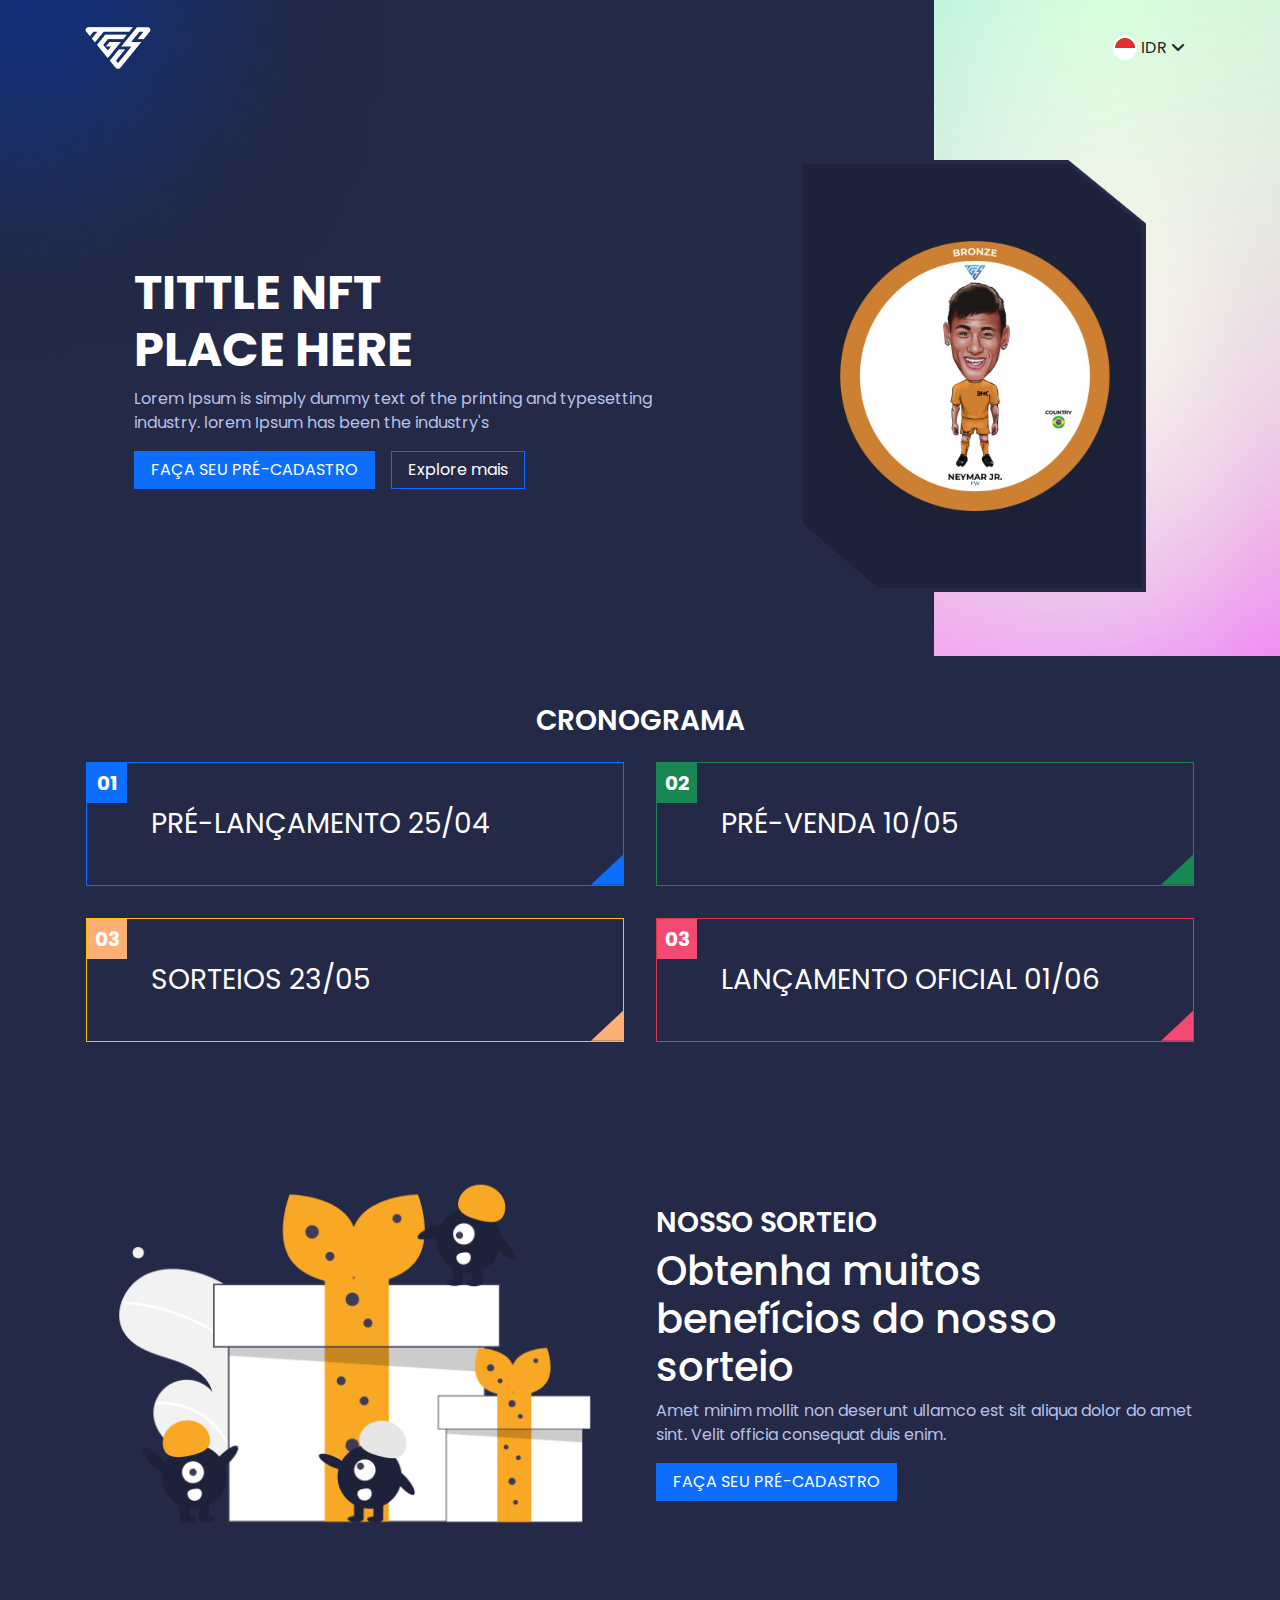
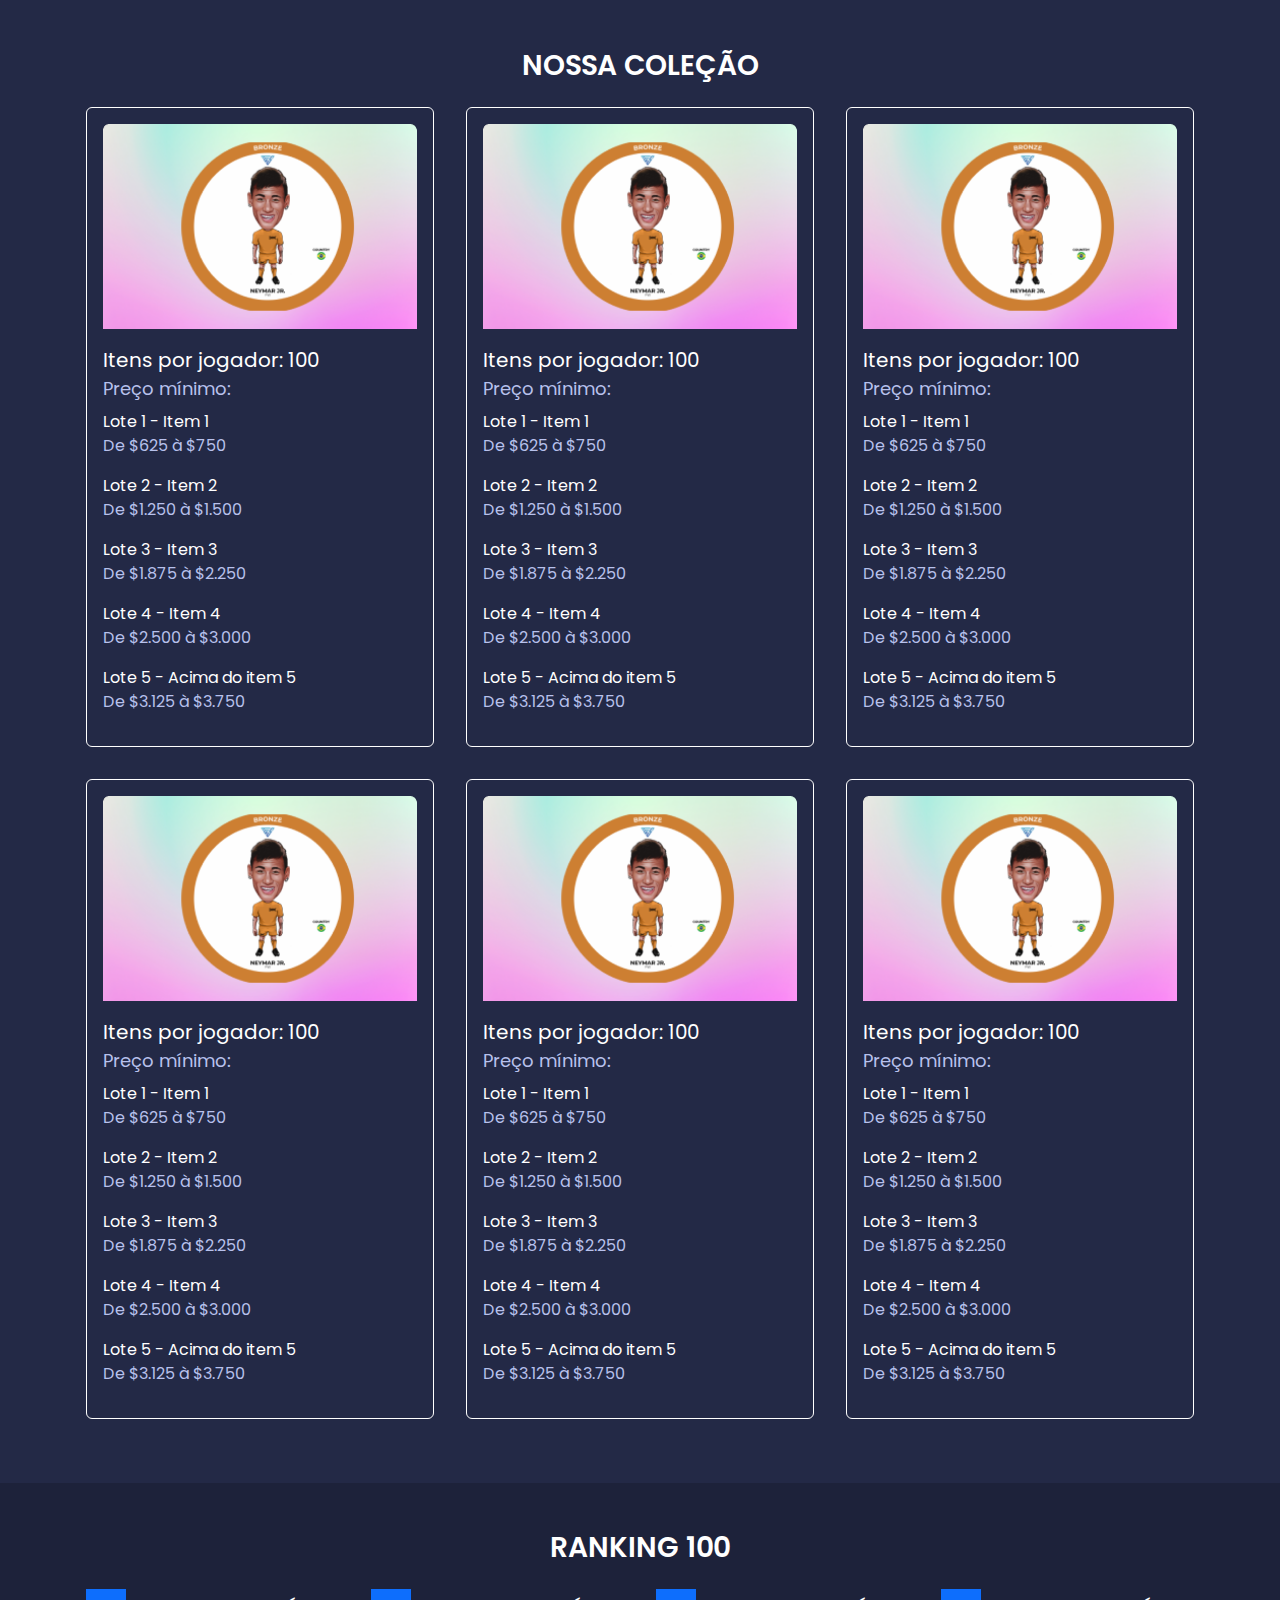
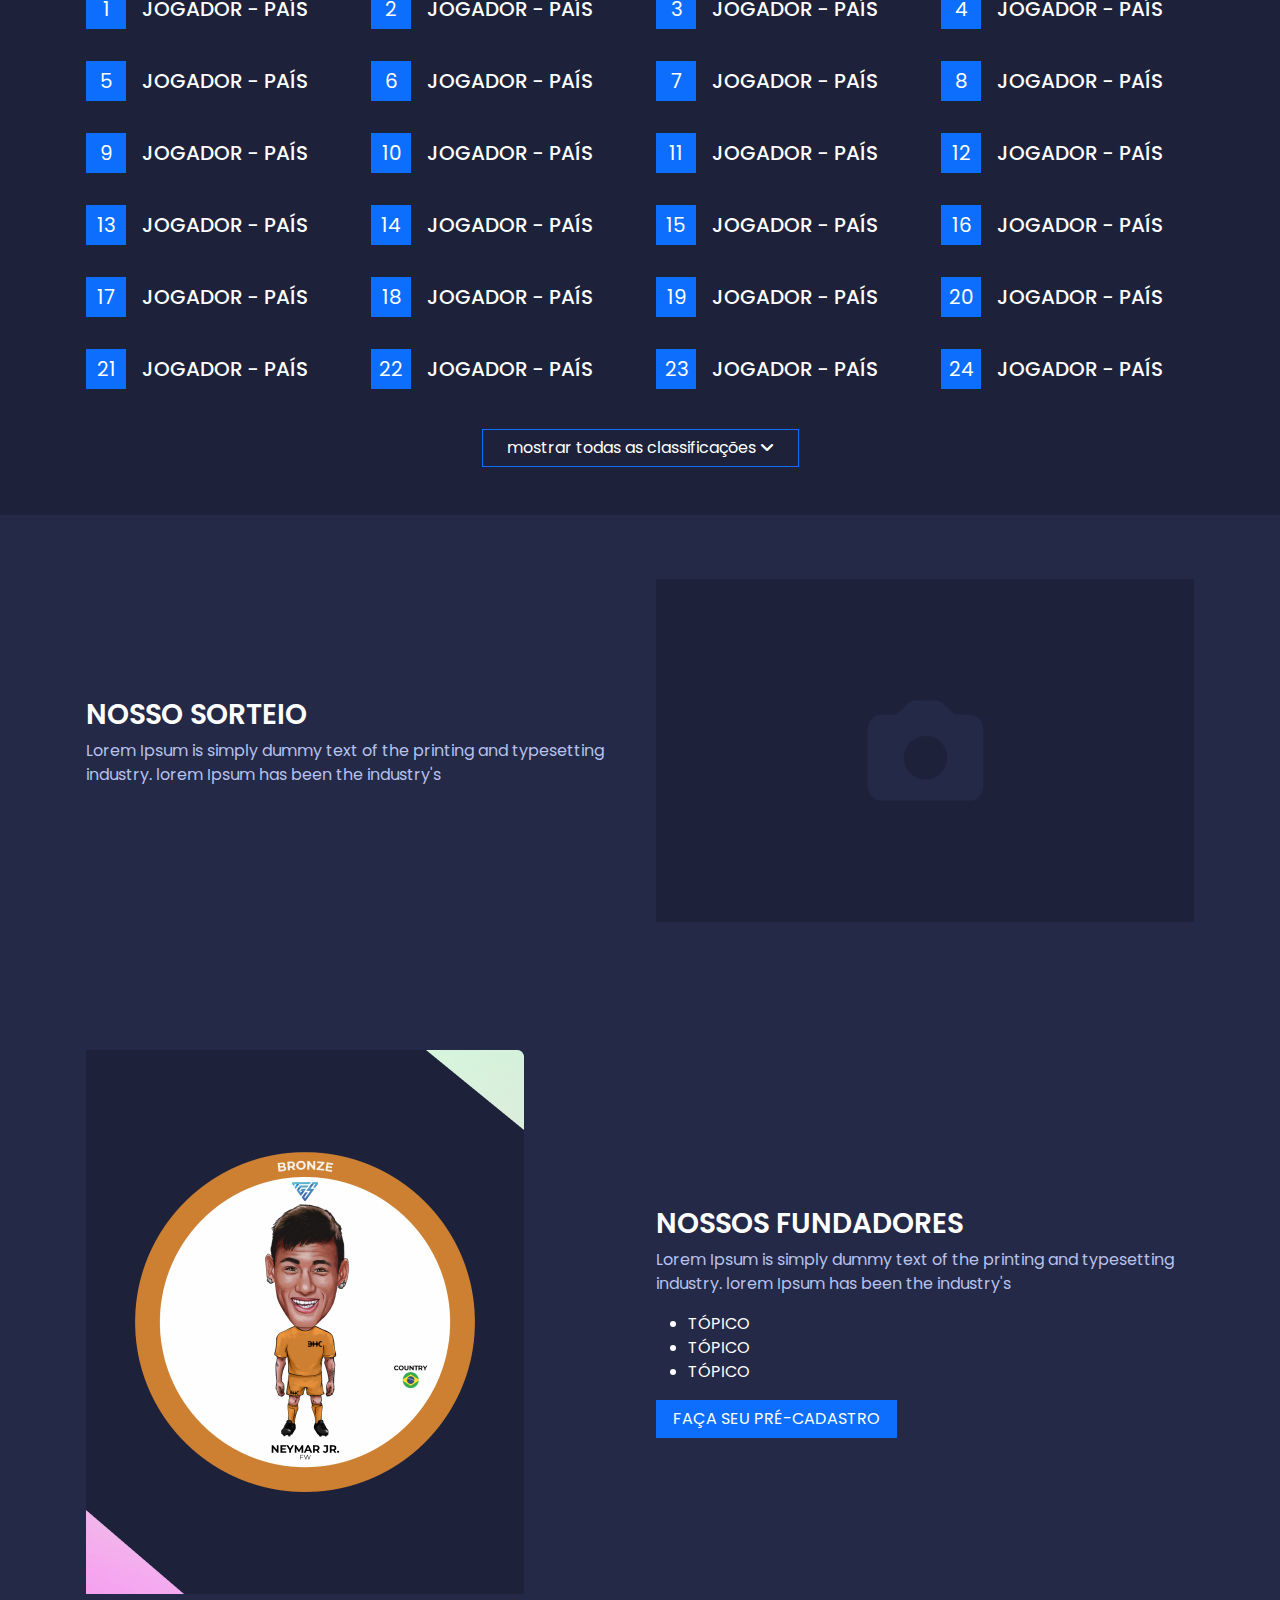
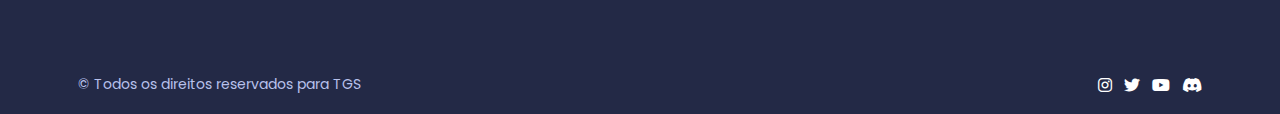
<file: index.html>
<!doctype html>
<html lang="en">

<head>
    <!-- Required meta tags -->
    <meta charset="utf-8">
    <meta name="viewport" content="width=device-width, initial-scale=1">

    <!-- Bootstrap CSS -->
    <link href="https://cdn.jsdelivr.net/npm/bootstrap@5.1.3/dist/css/bootstrap.min.css" rel="stylesheet">

    <!-- google fonts -->
    <link href="https://fonts.googleapis.com/css2?family=Poppins:wght@400;500;600;700;800;900&display=swap"
        rel="stylesheet">

    <!-- font awesome -->
    <link rel="stylesheet" href="https://cdnjs.cloudflare.com/ajax/libs/font-awesome/6.1.1/css/all.min.css">

    <!-- style css -->
    <link rel="stylesheet" href="css/style.css">

    <title>Hello, world!</title>
</head>

<body>

    <img src="img/top-circle.png" class="img-fluid topCircle" alt="">


    <div class="position-relative">
        <img src="img/Background.png" class="img-fluid bannerBg" alt="">
        <!-- nav -->
        <section class="navv py-4">
            <div class="container">
                <div class="d-flex justify-content-between align-items-center">
                    <a href="">
                        <img src="img/Logo.png" class="img-fluid" alt="">
                    </a>
                    <button class="btn text-dark">
                        <img src="img/ind.png" class="img-fluid" alt=""> IDR <i class="fa fa-angle-down text-dark"></i>
                    </button>
                </div>
            </div>
        </section>
        <!-- nav -->


        <!-- banner -->
        <section class="banner p-5 position-relative">

            <div class="container">
                <div class="row">
                    <div class="col-md-6 p-3 m-auto">
                        <h1 class="fw-bold fw-bold text-uppercase">
                            Tittle nft <br>
                            place here
                        </h1>
                        <p class="text-muted">
                            Lorem Ipsum is simply dummy text of the printing and typesetting industry. lorem Ipsum has
                            been
                            the industry's
                        </p>
                        <div class="d-flex">
                            <button class="btn btn-primary rounded-0 px-3" data-bs-toggle="modal"
                                data-bs-target="#exampleModal">
                                FAÇA SEU PRÉ-CADASTRO
                            </button>
                            <button class="btn btn-outline-primary text-white rounded-0 px-3 ms-3">
                                Explore mais
                            </button>
                        </div>
                    </div>
                    <div class="col-md-4 offset-md-2 p-3 m-auto text-center">
                        <img src="img/Card nft.png" class="img-fluid" alt="">
                    </div>
                </div>
            </div>
        </section>
        <!-- banner -->
    </div>


    <!-- CRONOGRAMA -->
    <section class="CRONOGRAMA py-5">
        <div class="container">
            <div class="text-center">
                <h2 class="fs-28 fw-6">
                    CRONOGRAMA
                </h2>


            </div>


            <div class="row">
                <div class="col-md-6 p-3">
                    <div class="card border-primary py-4 px-5 bg-transparent rounded-0 position-relative">
                        <div class="num fs-20 fw-bold primary">
                            01
                        </div>
                        <div class="card-body">
                            <p class="mb-0 fs-28">PRÉ-LANÇAMENTO 25/04 </p>
                        </div>
                        <div class="corner primary"></div>
                    </div>
                </div>
                <div class="col-md-6 p-3">
                    <div class="card border-success py-4 px-5 bg-transparent rounded-0 position-relative">
                        <div class="num fs-20 fw-bold success">
                            02
                        </div>
                        <div class="card-body">
                            <p class="mb-0 fs-28">PRÉ-VENDA
                                10/05 </p>
                        </div>
                        <div class="corner success"></div>
                    </div>
                </div>
                <div class="col-md-6 p-3">
                    <div class="card border-warning py-4 px-5 bg-transparent rounded-0 position-relative">
                        <div class="num fs-20 fw-bold warning">
                            03
                        </div>
                        <div class="card-body">
                            <p class="mb-0 fs-28">SORTEIOS
                                23/05
                            </p>
                        </div>
                        <div class="corner warning"></div>
                    </div>
                </div>
                <div class="col-md-6 p-3">
                    <div class="card border-danger py-4 px-5 bg-transparent rounded-0 position-relative">
                        <div class="num fs-20 fw-bold danger">
                            03
                        </div>
                        <div class="card-body">
                            <p class="mb-0 fs-28">LANÇAMENTO OFICIAL
                                01/06 </p>
                        </div>
                        <div class="corner danger"></div>
                    </div>
                </div>
            </div>
        </div>
    </section>
    <!-- CRONOGRAMA -->

    <!-- img space -->
    <section class="imgSpace py-5">
        <div class="container">
            <div class="row">
                <div class="col-md-6 p-3 m-auto">
                    <img src="img/Img space.png" class="img-fluid" alt="">
                </div>
                <div class="col-md-6 p-3 m-auto">
                    <h2 class="fw-6 fs-28">
                        NOSSO SORTEIO
                    </h2>
                    <h2 class="fs-40">
                        Obtenha muitos benefícios
                        do nosso sorteio
                    </h2>
                    <p class="text-muted">
                        Amet minim mollit non deserunt ullamco est sit aliqua dolor do amet sint. Velit officia
                        consequat duis enim.
                    </p>
                    <button class="btn btn-primary rounded-0 px-3" data-bs-toggle="modal"
                        data-bs-target="#exampleModal">
                        FAÇA SEU PRÉ-CADASTRO
                    </button>
                </div>
            </div>
        </div>
    </section>
    <!-- img space -->

    <!-- NOSSA COLEÇÃO -->
    <section class="NOSSA py-5">
        <div class="container">
            <div class="text-center">
                <h2 class="fw-6 fs-28">
                    NOSSA COLEÇÃO
                </h2>
            </div>

            <div class="row">
                <div class="col-md-4 p-3">
                    <div class="card border-white bg-transparent">
                        <div class="card-body">
                            <img src="img/cardImg.png" class="img-fluid card-img-top mb-3" alt="">
                            <p class="fs-20 mb-0">
                                Itens por jogador: 100
                            </p>
                            <p class="fs-18 text-muted mb-0">
                                Preço mínimo:
                            </p>
                            <p class="mb-0 mt-2">
                                Lote 1 - Item 1
                            </p>
                            <p class="text-muted">
                                De $625 à $750
                            </p>

                            <p class="mb-0 mt-2">
                                Lote 2 - Item 2
                            </p>
                            <p class="text-muted">
                                De $1.250 à $1.500
                            </p>

                            <p class="mb-0 mt-2">
                                Lote 3 - Item 3

                            </p>
                            <p class="text-muted">
                                De $1.875 à $2.250
                            </p>


                            <p class="mb-0 mt-2">
                                Lote 4 - Item 4
                            </p>
                            <p class="text-muted">
                                De $2.500 à $3.000
                            </p>


                            <p class="mb-0 mt-2">
                                Lote 5 - Acima do item 5
                            </p>
                            <p class="text-muted">
                                De $3.125 à $3.750
                            </p>
                        </div>
                    </div>
                </div>

                <div class="col-md-4 p-3">
                    <div class="card border-white bg-transparent">
                        <div class="card-body">
                            <img src="img/cardImg.png" class="img-fluid card-img-top mb-3" alt="">
                            <p class="fs-20 mb-0">
                                Itens por jogador: 100
                            </p>
                            <p class="fs-18 text-muted mb-0">
                                Preço mínimo:
                            </p>
                            <p class="mb-0 mt-2">
                                Lote 1 - Item 1
                            </p>
                            <p class="text-muted">
                                De $625 à $750
                            </p>

                            <p class="mb-0 mt-2">
                                Lote 2 - Item 2
                            </p>
                            <p class="text-muted">
                                De $1.250 à $1.500
                            </p>

                            <p class="mb-0 mt-2">
                                Lote 3 - Item 3

                            </p>
                            <p class="text-muted">
                                De $1.875 à $2.250
                            </p>


                            <p class="mb-0 mt-2">
                                Lote 4 - Item 4
                            </p>
                            <p class="text-muted">
                                De $2.500 à $3.000
                            </p>


                            <p class="mb-0 mt-2">
                                Lote 5 - Acima do item 5
                            </p>
                            <p class="text-muted">
                                De $3.125 à $3.750
                            </p>
                        </div>
                    </div>
                </div>

                <div class="col-md-4 p-3">
                    <div class="card border-white bg-transparent">
                        <div class="card-body">
                            <img src="img/cardImg.png" class="img-fluid card-img-top mb-3" alt="">
                            <p class="fs-20 mb-0">
                                Itens por jogador: 100
                            </p>
                            <p class="fs-18 text-muted mb-0">
                                Preço mínimo:
                            </p>
                            <p class="mb-0 mt-2">
                                Lote 1 - Item 1
                            </p>
                            <p class="text-muted">
                                De $625 à $750
                            </p>

                            <p class="mb-0 mt-2">
                                Lote 2 - Item 2
                            </p>
                            <p class="text-muted">
                                De $1.250 à $1.500
                            </p>

                            <p class="mb-0 mt-2">
                                Lote 3 - Item 3

                            </p>
                            <p class="text-muted">
                                De $1.875 à $2.250
                            </p>


                            <p class="mb-0 mt-2">
                                Lote 4 - Item 4
                            </p>
                            <p class="text-muted">
                                De $2.500 à $3.000
                            </p>


                            <p class="mb-0 mt-2">
                                Lote 5 - Acima do item 5
                            </p>
                            <p class="text-muted">
                                De $3.125 à $3.750
                            </p>
                        </div>
                    </div>
                </div>


                <div class="col-md-4 p-3">
                    <div class="card border-white bg-transparent">
                        <div class="card-body">
                            <img src="img/cardImg.png" class="img-fluid card-img-top mb-3" alt="">
                            <p class="fs-20 mb-0">
                                Itens por jogador: 100
                            </p>
                            <p class="fs-18 text-muted mb-0">
                                Preço mínimo:
                            </p>
                            <p class="mb-0 mt-2">
                                Lote 1 - Item 1
                            </p>
                            <p class="text-muted">
                                De $625 à $750
                            </p>

                            <p class="mb-0 mt-2">
                                Lote 2 - Item 2
                            </p>
                            <p class="text-muted">
                                De $1.250 à $1.500
                            </p>

                            <p class="mb-0 mt-2">
                                Lote 3 - Item 3

                            </p>
                            <p class="text-muted">
                                De $1.875 à $2.250
                            </p>


                            <p class="mb-0 mt-2">
                                Lote 4 - Item 4
                            </p>
                            <p class="text-muted">
                                De $2.500 à $3.000
                            </p>


                            <p class="mb-0 mt-2">
                                Lote 5 - Acima do item 5
                            </p>
                            <p class="text-muted">
                                De $3.125 à $3.750
                            </p>
                        </div>
                    </div>
                </div>


                <div class="col-md-4 p-3">
                    <div class="card border-white bg-transparent">
                        <div class="card-body">
                            <img src="img/cardImg.png" class="img-fluid card-img-top mb-3" alt="">
                            <p class="fs-20 mb-0">
                                Itens por jogador: 100
                            </p>
                            <p class="fs-18 text-muted mb-0">
                                Preço mínimo:
                            </p>
                            <p class="mb-0 mt-2">
                                Lote 1 - Item 1
                            </p>
                            <p class="text-muted">
                                De $625 à $750
                            </p>

                            <p class="mb-0 mt-2">
                                Lote 2 - Item 2
                            </p>
                            <p class="text-muted">
                                De $1.250 à $1.500
                            </p>

                            <p class="mb-0 mt-2">
                                Lote 3 - Item 3

                            </p>
                            <p class="text-muted">
                                De $1.875 à $2.250
                            </p>


                            <p class="mb-0 mt-2">
                                Lote 4 - Item 4
                            </p>
                            <p class="text-muted">
                                De $2.500 à $3.000
                            </p>


                            <p class="mb-0 mt-2">
                                Lote 5 - Acima do item 5
                            </p>
                            <p class="text-muted">
                                De $3.125 à $3.750
                            </p>
                        </div>
                    </div>
                </div>


                <div class="col-md-4 p-3">
                    <div class="card border-white bg-transparent">
                        <div class="card-body">
                            <img src="img/cardImg.png" class="img-fluid card-img-top mb-3" alt="">
                            <p class="fs-20 mb-0">
                                Itens por jogador: 100
                            </p>
                            <p class="fs-18 text-muted mb-0">
                                Preço mínimo:
                            </p>
                            <p class="mb-0 mt-2">
                                Lote 1 - Item 1
                            </p>
                            <p class="text-muted">
                                De $625 à $750
                            </p>

                            <p class="mb-0 mt-2">
                                Lote 2 - Item 2
                            </p>
                            <p class="text-muted">
                                De $1.250 à $1.500
                            </p>

                            <p class="mb-0 mt-2">
                                Lote 3 - Item 3

                            </p>
                            <p class="text-muted">
                                De $1.875 à $2.250
                            </p>


                            <p class="mb-0 mt-2">
                                Lote 4 - Item 4
                            </p>
                            <p class="text-muted">
                                De $2.500 à $3.000
                            </p>


                            <p class="mb-0 mt-2">
                                Lote 5 - Acima do item 5
                            </p>
                            <p class="text-muted">
                                De $3.125 à $3.750
                            </p>
                        </div>
                    </div>
                </div>
            </div>
        </div>
    </section>
    <!-- NOSSA COLEÇÃO -->

    <!-- RANKING 100 -->
    <section class="raning py-5">
        <div class="container">
            <div class="text-center">
                <h2 class="fs-28 fw-6">
                    RANKING 100
                </h2>
            </div>

            <div class="items items1">
                <div class="row">
                    <div class="col-md-3 p-3">
                        <div class="d-flex align-items-center">
                            <div class="number primary">
                                1
                            </div>
                            <p class="mb-0 fs-20 ms-3 fw-5">
                                JOGADOR - PAÍS
                            </p>
                        </div>
                    </div>
                    <div class="col-md-3 p-3">
                        <div class="d-flex align-items-center">
                            <div class="number primary">
                                2
                            </div>
                            <p class="mb-0 fs-20 ms-3 fw-5">
                                JOGADOR - PAÍS
                            </p>
                        </div>
                    </div>
                    <div class="col-md-3 p-3">
                        <div class="d-flex align-items-center">
                            <div class="number primary">
                                3
                            </div>
                            <p class="mb-0 fs-20 ms-3 fw-5">
                                JOGADOR - PAÍS
                            </p>
                        </div>
                    </div>
                    <div class="col-md-3 p-3">
                        <div class="d-flex align-items-center">
                            <div class="number primary">
                                4
                            </div>
                            <p class="mb-0 fs-20 ms-3 fw-5">
                                JOGADOR - PAÍS
                            </p>
                        </div>
                    </div>
                    <div class="col-md-3 p-3">
                        <div class="d-flex align-items-center">
                            <div class="number primary">
                                5
                            </div>
                            <p class="mb-0 fs-20 ms-3 fw-5">
                                JOGADOR - PAÍS
                            </p>
                        </div>
                    </div>
                    <div class="col-md-3 p-3">
                        <div class="d-flex align-items-center">
                            <div class="number primary">
                                6
                            </div>
                            <p class="mb-0 fs-20 ms-3 fw-5">
                                JOGADOR - PAÍS
                            </p>
                        </div>
                    </div>
                    <div class="col-md-3 p-3">
                        <div class="d-flex align-items-center">
                            <div class="number primary">
                                7
                            </div>
                            <p class="mb-0 fs-20 ms-3 fw-5">
                                JOGADOR - PAÍS
                            </p>
                        </div>
                    </div>
                    <div class="col-md-3 p-3">
                        <div class="d-flex align-items-center">
                            <div class="number primary">
                                8
                            </div>
                            <p class="mb-0 fs-20 ms-3 fw-5">
                                JOGADOR - PAÍS
                            </p>
                        </div>
                    </div>
                    <div class="col-md-3 p-3">
                        <div class="d-flex align-items-center">
                            <div class="number primary">
                                9
                            </div>
                            <p class="mb-0 fs-20 ms-3 fw-5">
                                JOGADOR - PAÍS
                            </p>
                        </div>
                    </div>
                    <div class="col-md-3 p-3">
                        <div class="d-flex align-items-center">
                            <div class="number primary">
                                10
                            </div>
                            <p class="mb-0 fs-20 ms-3 fw-5">
                                JOGADOR - PAÍS
                            </p>
                        </div>
                    </div>
                    <div class="col-md-3 p-3">
                        <div class="d-flex align-items-center">
                            <div class="number primary">
                                11
                            </div>
                            <p class="mb-0 fs-20 ms-3 fw-5">
                                JOGADOR - PAÍS
                            </p>
                        </div>
                    </div>
                    <div class="col-md-3 p-3">
                        <div class="d-flex align-items-center">
                            <div class="number primary">
                                12
                            </div>
                            <p class="mb-0 fs-20 ms-3 fw-5">
                                JOGADOR - PAÍS
                            </p>
                        </div>
                    </div>
                    <div class="col-md-3 p-3">
                        <div class="d-flex align-items-center">
                            <div class="number primary">
                                13
                            </div>
                            <p class="mb-0 fs-20 ms-3 fw-5">
                                JOGADOR - PAÍS
                            </p>
                        </div>
                    </div>
                    <div class="col-md-3 p-3">
                        <div class="d-flex align-items-center">
                            <div class="number primary">
                                14
                            </div>
                            <p class="mb-0 fs-20 ms-3 fw-5">
                                JOGADOR - PAÍS
                            </p>
                        </div>
                    </div>
                    <div class="col-md-3 p-3">
                        <div class="d-flex align-items-center">
                            <div class="number primary">
                                15
                            </div>
                            <p class="mb-0 fs-20 ms-3 fw-5">
                                JOGADOR - PAÍS
                            </p>
                        </div>
                    </div>
                    <div class="col-md-3 p-3">
                        <div class="d-flex align-items-center">
                            <div class="number primary">
                                16
                            </div>
                            <p class="mb-0 fs-20 ms-3 fw-5">
                                JOGADOR - PAÍS
                            </p>
                        </div>
                    </div>
                    <div class="col-md-3 p-3">
                        <div class="d-flex align-items-center">
                            <div class="number primary">
                                17
                            </div>
                            <p class="mb-0 fs-20 ms-3 fw-5">
                                JOGADOR - PAÍS
                            </p>
                        </div>
                    </div>
                    <div class="col-md-3 p-3">
                        <div class="d-flex align-items-center">
                            <div class="number primary">
                                18
                            </div>
                            <p class="mb-0 fs-20 ms-3 fw-5">
                                JOGADOR - PAÍS
                            </p>
                        </div>
                    </div>
                    <div class="col-md-3 p-3">
                        <div class="d-flex align-items-center">
                            <div class="number primary">
                                19
                            </div>
                            <p class="mb-0 fs-20 ms-3 fw-5">
                                JOGADOR - PAÍS
                            </p>
                        </div>
                    </div>
                    <div class="col-md-3 p-3">
                        <div class="d-flex align-items-center">
                            <div class="number primary">
                                20
                            </div>
                            <p class="mb-0 fs-20 ms-3 fw-5">
                                JOGADOR - PAÍS
                            </p>
                        </div>
                    </div>
                    <div class="col-md-3 p-3">
                        <div class="d-flex align-items-center">
                            <div class="number primary">
                                21
                            </div>
                            <p class="mb-0 fs-20 ms-3 fw-5">
                                JOGADOR - PAÍS
                            </p>
                        </div>
                    </div>
                    <div class="col-md-3 p-3">
                        <div class="d-flex align-items-center">
                            <div class="number primary">
                                22
                            </div>
                            <p class="mb-0 fs-20 ms-3 fw-5">
                                JOGADOR - PAÍS
                            </p>
                        </div>
                    </div>
                    <div class="col-md-3 p-3">
                        <div class="d-flex align-items-center">
                            <div class="number primary">
                                23
                            </div>
                            <p class="mb-0 fs-20 ms-3 fw-5">
                                JOGADOR - PAÍS
                            </p>
                        </div>
                    </div>
                    <div class="col-md-3 p-3">
                        <div class="d-flex align-items-center">
                            <div class="number primary">
                                24
                            </div>
                            <p class="mb-0 fs-20 ms-3 fw-5">
                                JOGADOR - PAÍS
                            </p>
                        </div>
                    </div>
                </div>
            </div>
            <div class="items items2">
                <div class="row">
                    <div class="col-md-3 p-3">
                        <div class="d-flex align-items-center">
                            <div class="number primary">
                                25
                            </div>
                            <p class="mb-0 fs-20 ms-3 fw-5">
                                JOGADOR - PAÍS
                            </p>
                        </div>
                    </div>
                    <div class="col-md-3 p-3">
                        <div class="d-flex align-items-center">
                            <div class="number primary">
                                26
                            </div>
                            <p class="mb-0 fs-20 ms-3 fw-5">
                                JOGADOR - PAÍS
                            </p>
                        </div>
                    </div>
                    <div class="col-md-3 p-3">
                        <div class="d-flex align-items-center">
                            <div class="number primary">
                                27
                            </div>
                            <p class="mb-0 fs-20 ms-3 fw-5">
                                JOGADOR - PAÍS
                            </p>
                        </div>
                    </div>
                    <div class="col-md-3 p-3">
                        <div class="d-flex align-items-center">
                            <div class="number primary">
                                28
                            </div>
                            <p class="mb-0 fs-20 ms-3 fw-5">
                                JOGADOR - PAÍS
                            </p>
                        </div>
                    </div>
                    <div class="col-md-3 p-3">
                        <div class="d-flex align-items-center">
                            <div class="number primary">
                                29
                            </div>
                            <p class="mb-0 fs-20 ms-3 fw-5">
                                JOGADOR - PAÍS
                            </p>
                        </div>
                    </div>
                    <div class="col-md-3 p-3">
                        <div class="d-flex align-items-center">
                            <div class="number primary">
                                30
                            </div>
                            <p class="mb-0 fs-20 ms-3 fw-5">
                                JOGADOR - PAÍS
                            </p>
                        </div>
                    </div>
                    <div class="col-md-3 p-3">
                        <div class="d-flex align-items-center">
                            <div class="number primary">
                                31
                            </div>
                            <p class="mb-0 fs-20 ms-3 fw-5">
                                JOGADOR - PAÍS
                            </p>
                        </div>
                    </div>
                    <div class="col-md-3 p-3">
                        <div class="d-flex align-items-center">
                            <div class="number primary">
                                32
                            </div>
                            <p class="mb-0 fs-20 ms-3 fw-5">
                                JOGADOR - PAÍS
                            </p>
                        </div>
                    </div>
                    <div class="col-md-3 p-3">
                        <div class="d-flex align-items-center">
                            <div class="number primary">
                                33
                            </div>
                            <p class="mb-0 fs-20 ms-3 fw-5">
                                JOGADOR - PAÍS
                            </p>
                        </div>
                    </div>
                    <div class="col-md-3 p-3">
                        <div class="d-flex align-items-center">
                            <div class="number primary">
                                34
                            </div>
                            <p class="mb-0 fs-20 ms-3 fw-5">
                                JOGADOR - PAÍS
                            </p>
                        </div>
                    </div>
                    <div class="col-md-3 p-3">
                        <div class="d-flex align-items-center">
                            <div class="number primary">
                                35
                            </div>
                            <p class="mb-0 fs-20 ms-3 fw-5">
                                JOGADOR - PAÍS
                            </p>
                        </div>
                    </div>
                    <div class="col-md-3 p-3">
                        <div class="d-flex align-items-center">
                            <div class="number primary">
                                36
                            </div>
                            <p class="mb-0 fs-20 ms-3 fw-5">
                                JOGADOR - PAÍS
                            </p>
                        </div>
                    </div>
                    <div class="col-md-3 p-3">
                        <div class="d-flex align-items-center">
                            <div class="number primary">
                                37
                            </div>
                            <p class="mb-0 fs-20 ms-3 fw-5">
                                JOGADOR - PAÍS
                            </p>
                        </div>
                    </div>
                    <div class="col-md-3 p-3">
                        <div class="d-flex align-items-center">
                            <div class="number primary">
                                38
                            </div>
                            <p class="mb-0 fs-20 ms-3 fw-5">
                                JOGADOR - PAÍS
                            </p>
                        </div>
                    </div>
                    <div class="col-md-3 p-3">
                        <div class="d-flex align-items-center">
                            <div class="number primary">
                                39
                            </div>
                            <p class="mb-0 fs-20 ms-3 fw-5">
                                JOGADOR - PAÍS
                            </p>
                        </div>
                    </div>
                    <div class="col-md-3 p-3">
                        <div class="d-flex align-items-center">
                            <div class="number primary">
                                40
                            </div>
                            <p class="mb-0 fs-20 ms-3 fw-5">
                                JOGADOR - PAÍS
                            </p>
                        </div>
                    </div>
                    <div class="col-md-3 p-3">
                        <div class="d-flex align-items-center">
                            <div class="number primary">
                                41
                            </div>
                            <p class="mb-0 fs-20 ms-3 fw-5">
                                JOGADOR - PAÍS
                            </p>
                        </div>
                    </div>
                    <div class="col-md-3 p-3">
                        <div class="d-flex align-items-center">
                            <div class="number primary">
                                42
                            </div>
                            <p class="mb-0 fs-20 ms-3 fw-5">
                                JOGADOR - PAÍS
                            </p>
                        </div>
                    </div>
                    <div class="col-md-3 p-3">
                        <div class="d-flex align-items-center">
                            <div class="number primary">
                                43
                            </div>
                            <p class="mb-0 fs-20 ms-3 fw-5">
                                JOGADOR - PAÍS
                            </p>
                        </div>
                    </div>
                    <div class="col-md-3 p-3">
                        <div class="d-flex align-items-center">
                            <div class="number primary">
                                44
                            </div>
                            <p class="mb-0 fs-20 ms-3 fw-5">
                                JOGADOR - PAÍS
                            </p>
                        </div>
                    </div>
                    <div class="col-md-3 p-3">
                        <div class="d-flex align-items-center">
                            <div class="number primary">
                                45
                            </div>
                            <p class="mb-0 fs-20 ms-3 fw-5">
                                JOGADOR - PAÍS
                            </p>
                        </div>
                    </div>
                    <div class="col-md-3 p-3">
                        <div class="d-flex align-items-center">
                            <div class="number primary">
                                46
                            </div>
                            <p class="mb-0 fs-20 ms-3 fw-5">
                                JOGADOR - PAÍS
                            </p>
                        </div>
                    </div>
                    <div class="col-md-3 p-3">
                        <div class="d-flex align-items-center">
                            <div class="number primary">
                                47
                            </div>
                            <p class="mb-0 fs-20 ms-3 fw-5">
                                JOGADOR - PAÍS
                            </p>
                        </div>
                    </div>
                    <div class="col-md-3 p-3">
                        <div class="d-flex align-items-center">
                            <div class="number primary">
                                48
                            </div>
                            <p class="mb-0 fs-20 ms-3 fw-5">
                                JOGADOR - PAÍS
                            </p>
                        </div>
                    </div>
                </div>
            </div>
            <div class="items items3">
                <div class="row">
                    <div class="col-md-3 p-3">
                        <div class="d-flex align-items-center">
                            <div class="number primary">
                                49
                            </div>
                            <p class="mb-0 fs-20 ms-3 fw-5">
                                JOGADOR - PAÍS
                            </p>
                        </div>
                    </div>
                    <div class="col-md-3 p-3">
                        <div class="d-flex align-items-center">
                            <div class="number primary">
                                50
                            </div>
                            <p class="mb-0 fs-20 ms-3 fw-5">
                                JOGADOR - PAÍS
                            </p>
                        </div>
                    </div>
                    <div class="col-md-3 p-3">
                        <div class="d-flex align-items-center">
                            <div class="number primary">
                                51
                            </div>
                            <p class="mb-0 fs-20 ms-3 fw-5">
                                JOGADOR - PAÍS
                            </p>
                        </div>
                    </div>
                    <div class="col-md-3 p-3">
                        <div class="d-flex align-items-center">
                            <div class="number primary">
                                52
                            </div>
                            <p class="mb-0 fs-20 ms-3 fw-5">
                                JOGADOR - PAÍS
                            </p>
                        </div>
                    </div>
                    <div class="col-md-3 p-3">
                        <div class="d-flex align-items-center">
                            <div class="number primary">
                                53
                            </div>
                            <p class="mb-0 fs-20 ms-3 fw-5">
                                JOGADOR - PAÍS
                            </p>
                        </div>
                    </div>
                    <div class="col-md-3 p-3">
                        <div class="d-flex align-items-center">
                            <div class="number primary">
                                54
                            </div>
                            <p class="mb-0 fs-20 ms-3 fw-5">
                                JOGADOR - PAÍS
                            </p>
                        </div>
                    </div>
                    <div class="col-md-3 p-3">
                        <div class="d-flex align-items-center">
                            <div class="number primary">
                                55
                            </div>
                            <p class="mb-0 fs-20 ms-3 fw-5">
                                JOGADOR - PAÍS
                            </p>
                        </div>
                    </div>
                    <div class="col-md-3 p-3">
                        <div class="d-flex align-items-center">
                            <div class="number primary">
                                56
                            </div>
                            <p class="mb-0 fs-20 ms-3 fw-5">
                                JOGADOR - PAÍS
                            </p>
                        </div>
                    </div>
                    <div class="col-md-3 p-3">
                        <div class="d-flex align-items-center">
                            <div class="number primary">
                                57
                            </div>
                            <p class="mb-0 fs-20 ms-3 fw-5">
                                JOGADOR - PAÍS
                            </p>
                        </div>
                    </div>
                    <div class="col-md-3 p-3">
                        <div class="d-flex align-items-center">
                            <div class="number primary">
                                58
                            </div>
                            <p class="mb-0 fs-20 ms-3 fw-5">
                                JOGADOR - PAÍS
                            </p>
                        </div>
                    </div>
                    <div class="col-md-3 p-3">
                        <div class="d-flex align-items-center">
                            <div class="number primary">
                                59
                            </div>
                            <p class="mb-0 fs-20 ms-3 fw-5">
                                JOGADOR - PAÍS
                            </p>
                        </div>
                    </div>
                    <div class="col-md-3 p-3">
                        <div class="d-flex align-items-center">
                            <div class="number primary">
                                60
                            </div>
                            <p class="mb-0 fs-20 ms-3 fw-5">
                                JOGADOR - PAÍS
                            </p>
                        </div>
                    </div>
                    <div class="col-md-3 p-3">
                        <div class="d-flex align-items-center">
                            <div class="number primary">
                                61
                            </div>
                            <p class="mb-0 fs-20 ms-3 fw-5">
                                JOGADOR - PAÍS
                            </p>
                        </div>
                    </div>
                    <div class="col-md-3 p-3">
                        <div class="d-flex align-items-center">
                            <div class="number primary">
                                62
                            </div>
                            <p class="mb-0 fs-20 ms-3 fw-5">
                                JOGADOR - PAÍS
                            </p>
                        </div>
                    </div>
                    <div class="col-md-3 p-3">
                        <div class="d-flex align-items-center">
                            <div class="number primary">
                                63
                            </div>
                            <p class="mb-0 fs-20 ms-3 fw-5">
                                JOGADOR - PAÍS
                            </p>
                        </div>
                    </div>
                    <div class="col-md-3 p-3">
                        <div class="d-flex align-items-center">
                            <div class="number primary">
                                64
                            </div>
                            <p class="mb-0 fs-20 ms-3 fw-5">
                                JOGADOR - PAÍS
                            </p>
                        </div>
                    </div>
                    <div class="col-md-3 p-3">
                        <div class="d-flex align-items-center">
                            <div class="number primary">
                                65
                            </div>
                            <p class="mb-0 fs-20 ms-3 fw-5">
                                JOGADOR - PAÍS
                            </p>
                        </div>
                    </div>
                    <div class="col-md-3 p-3">
                        <div class="d-flex align-items-center">
                            <div class="number primary">
                                66
                            </div>
                            <p class="mb-0 fs-20 ms-3 fw-5">
                                JOGADOR - PAÍS
                            </p>
                        </div>
                    </div>
                    <div class="col-md-3 p-3">
                        <div class="d-flex align-items-center">
                            <div class="number primary">
                                67
                            </div>
                            <p class="mb-0 fs-20 ms-3 fw-5">
                                JOGADOR - PAÍS
                            </p>
                        </div>
                    </div>
                    <div class="col-md-3 p-3">
                        <div class="d-flex align-items-center">
                            <div class="number primary">
                                68
                            </div>
                            <p class="mb-0 fs-20 ms-3 fw-5">
                                JOGADOR - PAÍS
                            </p>
                        </div>
                    </div>
                    <div class="col-md-3 p-3">
                        <div class="d-flex align-items-center">
                            <div class="number primary">
                                69
                            </div>
                            <p class="mb-0 fs-20 ms-3 fw-5">
                                JOGADOR - PAÍS
                            </p>
                        </div>
                    </div>
                    <div class="col-md-3 p-3">
                        <div class="d-flex align-items-center">
                            <div class="number primary">
                                70
                            </div>
                            <p class="mb-0 fs-20 ms-3 fw-5">
                                JOGADOR - PAÍS
                            </p>
                        </div>
                    </div>
                    <div class="col-md-3 p-3">
                        <div class="d-flex align-items-center">
                            <div class="number primary">
                                71
                            </div>
                            <p class="mb-0 fs-20 ms-3 fw-5">
                                JOGADOR - PAÍS
                            </p>
                        </div>
                    </div>
                    <div class="col-md-3 p-3">
                        <div class="d-flex align-items-center">
                            <div class="number primary">
                                72
                            </div>
                            <p class="mb-0 fs-20 ms-3 fw-5">
                                JOGADOR - PAÍS
                            </p>
                        </div>
                    </div>
                </div>
            </div>
            <div class="items items4">
                <div class="row">
                    <div class="col-md-3 p-3">
                        <div class="d-flex align-items-center">
                            <div class="number primary">
                                73
                            </div>
                            <p class="mb-0 fs-20 ms-3 fw-5">
                                JOGADOR - PAÍS
                            </p>
                        </div>
                    </div>
                    <div class="col-md-3 p-3">
                        <div class="d-flex align-items-center">
                            <div class="number primary">
                                74
                            </div>
                            <p class="mb-0 fs-20 ms-3 fw-5">
                                JOGADOR - PAÍS
                            </p>
                        </div>
                    </div>
                    <div class="col-md-3 p-3">
                        <div class="d-flex align-items-center">
                            <div class="number primary">
                                75
                            </div>
                            <p class="mb-0 fs-20 ms-3 fw-5">
                                JOGADOR - PAÍS
                            </p>
                        </div>
                    </div>
                    <div class="col-md-3 p-3">
                        <div class="d-flex align-items-center">
                            <div class="number primary">
                                76
                            </div>
                            <p class="mb-0 fs-20 ms-3 fw-5">
                                JOGADOR - PAÍS
                            </p>
                        </div>
                    </div>
                    <div class="col-md-3 p-3">
                        <div class="d-flex align-items-center">
                            <div class="number primary">
                                77
                            </div>
                            <p class="mb-0 fs-20 ms-3 fw-5">
                                JOGADOR - PAÍS
                            </p>
                        </div>
                    </div>
                    <div class="col-md-3 p-3">
                        <div class="d-flex align-items-center">
                            <div class="number primary">
                                78
                            </div>
                            <p class="mb-0 fs-20 ms-3 fw-5">
                                JOGADOR - PAÍS
                            </p>
                        </div>
                    </div>
                    <div class="col-md-3 p-3">
                        <div class="d-flex align-items-center">
                            <div class="number primary">
                                79
                            </div>
                            <p class="mb-0 fs-20 ms-3 fw-5">
                                JOGADOR - PAÍS
                            </p>
                        </div>
                    </div>
                    <div class="col-md-3 p-3">
                        <div class="d-flex align-items-center">
                            <div class="number primary">
                                80
                            </div>
                            <p class="mb-0 fs-20 ms-3 fw-5">
                                JOGADOR - PAÍS
                            </p>
                        </div>
                    </div>
                    <div class="col-md-3 p-3">
                        <div class="d-flex align-items-center">
                            <div class="number primary">
                                81
                            </div>
                            <p class="mb-0 fs-20 ms-3 fw-5">
                                JOGADOR - PAÍS
                            </p>
                        </div>
                    </div>
                    <div class="col-md-3 p-3">
                        <div class="d-flex align-items-center">
                            <div class="number primary">
                                82
                            </div>
                            <p class="mb-0 fs-20 ms-3 fw-5">
                                JOGADOR - PAÍS
                            </p>
                        </div>
                    </div>
                    <div class="col-md-3 p-3">
                        <div class="d-flex align-items-center">
                            <div class="number primary">
                                83
                            </div>
                            <p class="mb-0 fs-20 ms-3 fw-5">
                                JOGADOR - PAÍS
                            </p>
                        </div>
                    </div>
                    <div class="col-md-3 p-3">
                        <div class="d-flex align-items-center">
                            <div class="number primary">
                                84
                            </div>
                            <p class="mb-0 fs-20 ms-3 fw-5">
                                JOGADOR - PAÍS
                            </p>
                        </div>
                    </div>
                    <div class="col-md-3 p-3">
                        <div class="d-flex align-items-center">
                            <div class="number primary">
                                85
                            </div>
                            <p class="mb-0 fs-20 ms-3 fw-5">
                                JOGADOR - PAÍS
                            </p>
                        </div>
                    </div>
                    <div class="col-md-3 p-3">
                        <div class="d-flex align-items-center">
                            <div class="number primary">
                                86
                            </div>
                            <p class="mb-0 fs-20 ms-3 fw-5">
                                JOGADOR - PAÍS
                            </p>
                        </div>
                    </div>
                    <div class="col-md-3 p-3">
                        <div class="d-flex align-items-center">
                            <div class="number primary">
                                87
                            </div>
                            <p class="mb-0 fs-20 ms-3 fw-5">
                                JOGADOR - PAÍS
                            </p>
                        </div>
                    </div>
                    <div class="col-md-3 p-3">
                        <div class="d-flex align-items-center">
                            <div class="number primary">
                                88
                            </div>
                            <p class="mb-0 fs-20 ms-3 fw-5">
                                JOGADOR - PAÍS
                            </p>
                        </div>
                    </div>
                    <div class="col-md-3 p-3">
                        <div class="d-flex align-items-center">
                            <div class="number primary">
                                89
                            </div>
                            <p class="mb-0 fs-20 ms-3 fw-5">
                                JOGADOR - PAÍS
                            </p>
                        </div>
                    </div>
                    <div class="col-md-3 p-3">
                        <div class="d-flex align-items-center">
                            <div class="number primary">
                                90
                            </div>
                            <p class="mb-0 fs-20 ms-3 fw-5">
                                JOGADOR - PAÍS
                            </p>
                        </div>
                    </div>
                    <div class="col-md-3 p-3">
                        <div class="d-flex align-items-center">
                            <div class="number primary">
                                91
                            </div>
                            <p class="mb-0 fs-20 ms-3 fw-5">
                                JOGADOR - PAÍS
                            </p>
                        </div>
                    </div>
                    <div class="col-md-3 p-3">
                        <div class="d-flex align-items-center">
                            <div class="number primary">
                                92
                            </div>
                            <p class="mb-0 fs-20 ms-3 fw-5">
                                JOGADOR - PAÍS
                            </p>
                        </div>
                    </div>
                    <div class="col-md-3 p-3">
                        <div class="d-flex align-items-center">
                            <div class="number primary">
                                93
                            </div>
                            <p class="mb-0 fs-20 ms-3 fw-5">
                                JOGADOR - PAÍS
                            </p>
                        </div>
                    </div>
                    <div class="col-md-3 p-3">
                        <div class="d-flex align-items-center">
                            <div class="number primary">
                                94
                            </div>
                            <p class="mb-0 fs-20 ms-3 fw-5">
                                JOGADOR - PAÍS
                            </p>
                        </div>
                    </div>
                    <div class="col-md-3 p-3">
                        <div class="d-flex align-items-center">
                            <div class="number primary">
                                95
                            </div>
                            <p class="mb-0 fs-20 ms-3 fw-5">
                                JOGADOR - PAÍS
                            </p>
                        </div>
                    </div>
                    <div class="col-md-3 p-3">
                        <div class="d-flex align-items-center">
                            <div class="number primary">
                                96
                            </div>
                            <p class="mb-0 fs-20 ms-3 fw-5">
                                JOGADOR - PAÍS
                            </p>
                        </div>
                    </div>
                    <div class="col-md-3 p-3">
                        <div class="d-flex align-items-center">
                            <div class="number primary">
                                97
                            </div>
                            <p class="mb-0 fs-20 ms-3 fw-5">
                                JOGADOR - PAÍS
                            </p>
                        </div>
                    </div>
                    <div class="col-md-3 p-3">
                        <div class="d-flex align-items-center">
                            <div class="number primary">
                                98
                            </div>
                            <p class="mb-0 fs-20 ms-3 fw-5">
                                JOGADOR - PAÍS
                            </p>
                        </div>
                    </div>
                    <div class="col-md-3 p-3">
                        <div class="d-flex align-items-center">
                            <div class="number primary">
                                99
                            </div>
                            <p class="mb-0 fs-20 ms-3 fw-5">
                                JOGADOR - PAÍS
                            </p>
                        </div>
                    </div>
                    <div class="col-md-3 p-3">
                        <div class="d-flex align-items-center">
                            <div class="number primary">
                                100
                            </div>
                            <p class="mb-0 fs-20 ms-3 fw-5">
                                JOGADOR - PAÍS
                            </p>
                        </div>
                    </div>
                </div>
            </div>


            <div class="text-center mt-4">
                <button class="btn btn-outline-primary rounded-0 text-white px-4 itemOpener">
                    mostrar todas as classificações <i class=" fa fa-angle-down"></i>
                </button>
            </div>
        </div>
    </section>
    <!-- RANKING 100 -->


    <!-- img space -->
    <section class="imgSpace py-5">
        <div class="container">
            <div class="row">
                <div class="col-md-6 p-3 m-auto">
                    <h2 class="fw-6 fs-28">
                        NOSSO SORTEIO
                    </h2>
                    <p class="text-muted">
                        Lorem Ipsum is simply dummy text of the printing and typesetting industry. lorem Ipsum has been
                        the industry's
                    </p>
                </div>
                <div class="col-md-6 p-3 m-auto">
                    <img src="img/Space img.png" class="img-fluid" alt="">
                </div>
            </div>
        </div>
    </section>
    <!-- img space -->

    <!-- img space -->
    <section class="imgSpace py-5">
        <div class="container">
            <div class="row">
                <div class="col-md-6 p-3 m-auto">
                    <img src="img/nft.png" class="img-fluid" alt="">
                </div>
                <div class="col-md-6 p-3 m-auto">
                    <h2 class="fw-6 fs-28">
                        NOSSOS FUNDADORES
                    </h2>
                    <p class="text-muted">
                        Lorem Ipsum is simply dummy text of the printing and typesetting industry. lorem Ipsum has been
                        the industry's
                    </p>
                    <ul>
                        <li>TÓPICO</li>
                        <li>TÓPICO</li>
                        <li>TÓPICO</li>
                    </ul>
                    <button class="btn btn-primary rounded-0 px-3" data-bs-toggle="modal"
                        data-bs-target="#exampleModal">
                        FAÇA SEU PRÉ-CADASTRO
                    </button>
                </div>

            </div>
        </div>
    </section>
    <!-- img space -->

    <!-- footer -->
    <section class="footer py-2">
        <div class="container">
            <div class="row">
                <div class="col-md-6 p-2">
                    <p class="text-muted mb-0 fs-14">
                        &copy; Todos os direitos reservados para TGS
                    </p>
                </div>

                <div class="col-md-6 p-2 text-end">
                    <ul class="list-unstyled m-0 p-0">
                        <li class="d-inline-block ms-2">
                            <a href="" class="text-muted text-decoration-none">
                                <i class="fab fa-instagram"></i>
                            </a>
                        </li>
                        <li class="d-inline-block ms-2">
                            <a href="" class="text-muted text-decoration-none">
                                <i class="fab fa-twitter"></i>
                            </a>
                        </li>
                        <li class="d-inline-block ms-2">
                            <a href="" class="text-muted text-decoration-none">
                                <i class="fab fa-youtube"></i>
                            </a>
                        </li>
                        <li class="d-inline-block ms-2">
                            <a href="" class="text-muted text-decoration-none">
                                <i class="fab fa-discord"></i>
                            </a>
                        </li>
                    </ul>
                </div>
            </div>
        </div>
    </section>
    <!-- footer -->






    <!-- Modal -->
    <div class="modal fade" id="exampleModal" tabindex="-1" aria-labelledby="exampleModalLabel" aria-hidden="true">
        <div class="modal-dialog modal-md modal-dialog-centered">
            <div class="modal-content">

                <div class="modal-body">
                    <div class="text-center">
                        <p class="fs-20 fw-5">
                            EFETUE O SEU PRÉ-CADASTRO
                        </p>
                        <form action="">
                            <input type="text" class="form-control bg-custom my-3 py-2 rounded-0" placeholder="SEU NOME
                            " name="" id="">
                            <input type="text" class="form-control bg-custom my-3 py-2 rounded-0"
                                placeholder="SEU CELULAR" name="" id="">
                            <button class="btn btn-primary w-100">
                                FAÇA SEU PRÉ-CADASTRO
                            </button>
                        </form>
                    </div>
                </div>

            </div>
        </div>
    </div>





    <!-- jquery -->
    <script src="https://code.jquery.com/jquery-3.6.0.min.js"></script>


    <!-- Bootstrap Bundle with Popper -->
    <script src="https://cdn.jsdelivr.net/npm/bootstrap@5.1.3/dist/js/bootstrap.bundle.min.js"></script>

    <!-- main js -->
    <script src="js/main.js"></script>


</body>

</html>
</file>
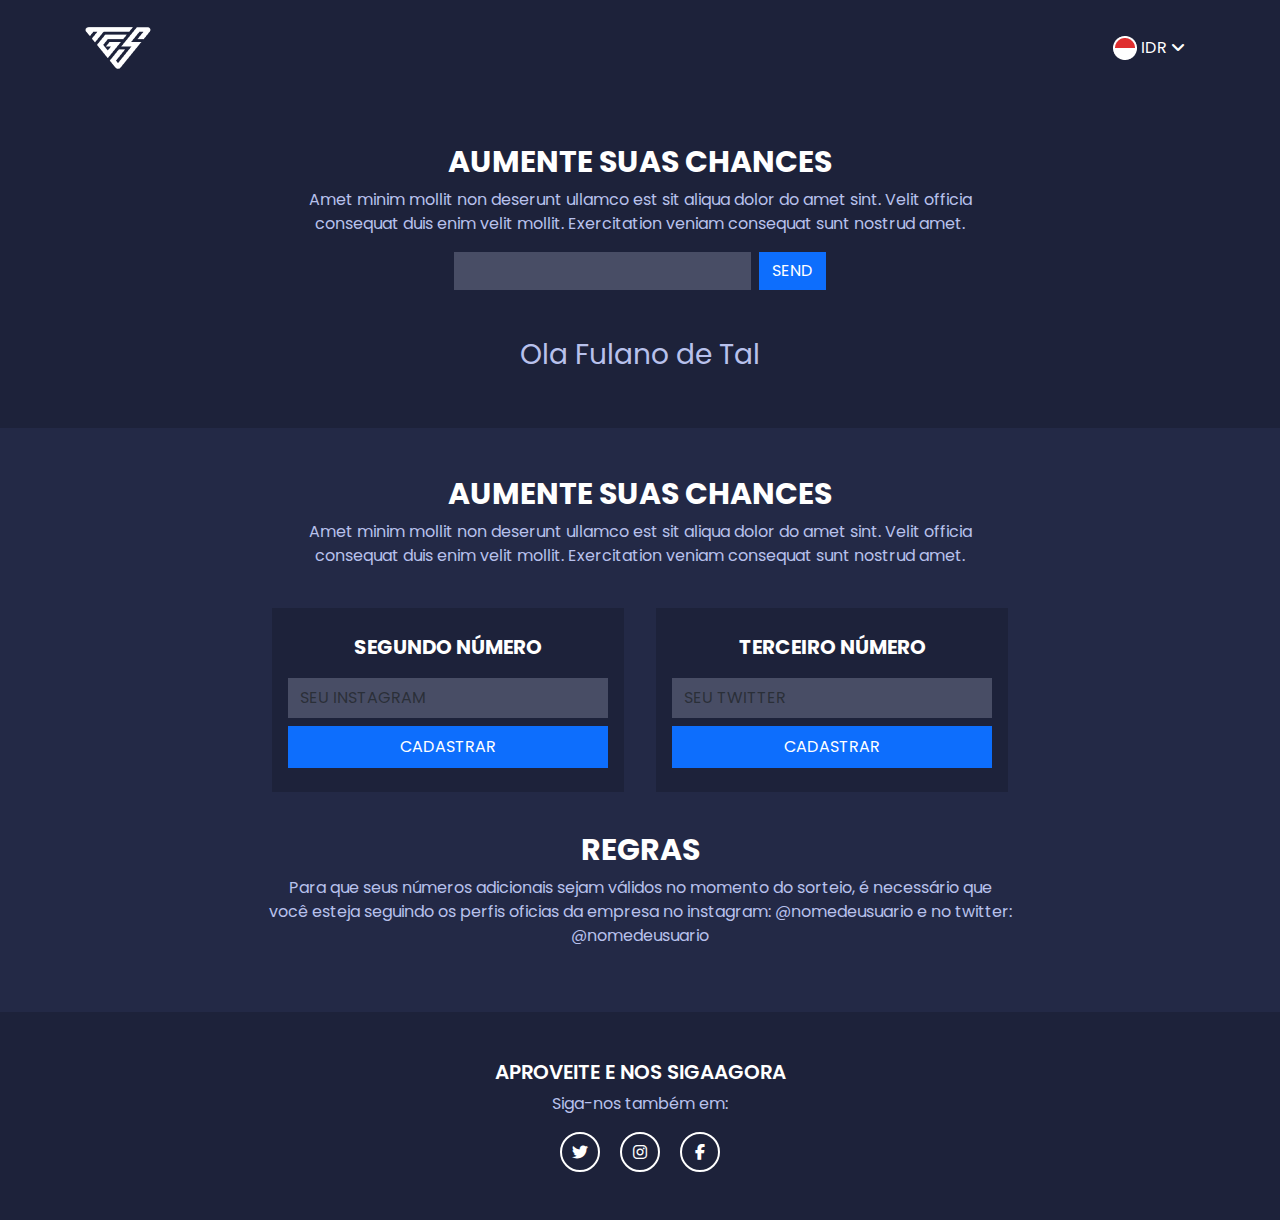
<file: chances-2.html>
<!doctype html>
<html lang="en">

<head>
    <!-- Required meta tags -->
    <meta charset="utf-8">
    <meta name="viewport" content="width=device-width, initial-scale=1">

    <!-- Bootstrap CSS -->
    <link href="https://cdn.jsdelivr.net/npm/bootstrap@5.1.3/dist/css/bootstrap.min.css" rel="stylesheet">

    <!-- google fonts -->
    <link href="https://fonts.googleapis.com/css2?family=Poppins:wght@400;500;600;700;800;900&display=swap"
        rel="stylesheet">

    <!-- font awesome -->
    <link rel="stylesheet" href="https://cdnjs.cloudflare.com/ajax/libs/font-awesome/6.1.1/css/all.min.css">

    <!-- style css -->
    <link rel="stylesheet" href="css/style.css">

    <title>Hello, world!</title>
</head>

<body>

    <img src="img/top-circle.png" class="img-fluid topCircle z1" alt="">


    <!-- nav -->
    <section class="navv py-4 bg-dark">
        <div class="container">
            <div class="d-flex justify-content-between align-items-center">
                <a href="">
                    <img src="img/Logo.png" class="img-fluid" alt="">
                </a>
                <button class="btn text-white">
                    <img src="img/ind.png" class="img-fluid" alt=""> IDR <i class="fa fa-angle-down"></i>
                </button>
            </div>
        </div>
    </section>
    <!-- nav -->


    <!-- top -->
    <section class="top py-5 bg-dark">
        <div class="container">
            <div class="col-md-8 offset-md-2 text-center">
                <h2 class="fs-30 fw-bold">
                    AUMENTE SUAS CHANCES
                </h2>
                <p class="text-muted">
                    Amet minim mollit non deserunt ullamco est sit aliqua dolor do amet sint. Velit officia consequat
                    duis enim velit mollit. Exercitation veniam consequat sunt nostrud amet.
                </p>
                <form action="" class="w-50 mx-auto">
                    <div class="input-group">
                        <input type="text" class="form-control bg-custom rounded-0" name="" id="">
                        <button class="btn btn-primary ms-2 rounded-0">
                            SEND
                        </button>
                    </div>
                </form>

                <h3 class="fs-28 fw-normal mt-5 text-muted">
                    Ola Fulano de Tal
                </h3>
            </div>
        </div>
    </section>
    <!-- top -->


    <!-- AUMENTE SUAS CHANCES -->
    <section class="py-5">
        <div class="container">
            <div class="col-md-8 offset-md-2">
                <div class="text-center">
                    <h1 class="fs-30 fw-bold">AUMENTE SUAS CHANCES</h1>
                    <p class="text-muted">
                        Amet minim mollit non deserunt ullamco est sit aliqua dolor do amet sint. Velit officia
                        consequat
                        duis enim velit mollit. Exercitation veniam consequat sunt nostrud amet.
                    </p>
                </div>
                <div class="row my-4">
                    <div class="col-md-6 p-3">
                        <div class="card border-0 bg-dark rounded-0">
                            <div class="card-body py-4">
                                <div class="text-center">
                                    <p class="fw-bold fs-20">
                                        SEGUNDO NÚMERO
                                    </p>
                                    <input type="text" class="form-control py-2 bg-custom rounded-0 text-white"
                                        placeholder="SEU INSTAGRAM" name="" id="">
                                    <button class=" mt-2 btn btn-primary rounded-0 w-100 py-2 text-white">
                                        CADASTRAR
                                    </button>
                                </div>
                            </div>
                        </div>
                    </div>
                    <div class="col-md-6 p-3">
                        <div class="card border-0 bg-dark rounded-0">
                            <div class="card-body py-4">
                                <div class="text-center">
                                    <p class="fw-bold fs-20">
                                        TERCEIRO NÚMERO
                                    </p>
                                    <input type="text" class="form-control py-2 bg-custom rounded-0 text-white"
                                        placeholder="SEU TWITTER" name="" id="">
                                    <button class=" mt-2 btn btn-primary rounded-0 w-100 py-2 text-white">
                                        CADASTRAR
                                    </button>
                                </div>
                            </div>
                        </div>
                    </div>
                </div>
                <div class="text-center">
                    <h1 class="fs-30 fw-bold">REGRAS</h1>
                    <p class="text-muted">
                        Para que seus números adicionais sejam válidos no momento do sorteio,
                        é necessário que você esteja seguindo os perfis oficias da empresa no instagram:
                        @nomedeusuario e no twitter: @nomedeusuario

                    </p>
                </div>
            </div>
        </div>
    </section>
    <!-- AUMENTE SUAS CHANCES -->



    <!-- footer2 -->
    <section class="footer2 py-5">
        <div class="container">
            <div class="text-center">
                <h2 class="fw-6 fs-20">
                    APROVEITE E NOS SIGAAGORA
                </h2>
                <p class="text-muted">
                    Siga-nos também em:
                </p>
                <ul class="list-unstyled m-0 p-0">
                    <li class="d-inline-block mx-2">
                        <a href="" class="iconHolder text-white text-decoration-none">
                            <i class="fab fa-twitter"></i>
                        </a>
                    </li>
                    <li class="d-inline-block mx-2">
                        <a href="" class="iconHolder text-white text-decoration-none">
                            <i class="fab fa-instagram"></i>
                        </a>
                    </li>
                    <li class="d-inline-block mx-2">
                        <a href="" class="iconHolder text-white text-decoration-none">
                            <i class="fab fa-facebook-f"></i>
                        </a>
                    </li>
                </ul>
            </div>
        </div>
    </section>
    <!-- footer2 -->



    <!-- jquery -->
    <script src="https://code.jquery.com/jquery-3.6.0.min.js"></script>


    <!-- Bootstrap Bundle with Popper -->
    <script src="https://cdn.jsdelivr.net/npm/bootstrap@5.1.3/dist/js/bootstrap.bundle.min.js"></script>

    <!-- main js -->
    <script src="js/main.js"></script>


</body>

</html>
</file>
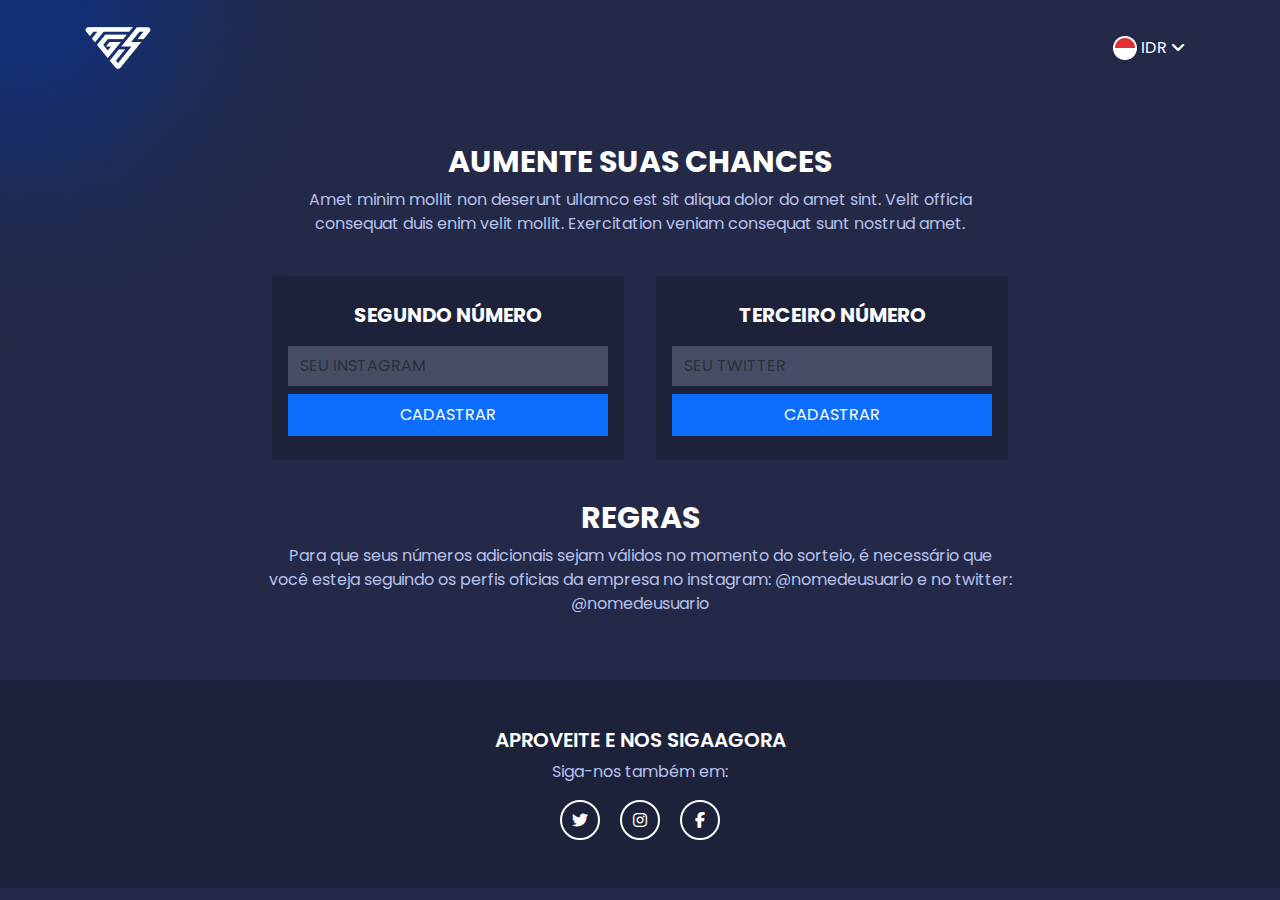
<file: chances.html>
<!doctype html>
<html lang="en">

<head>
    <!-- Required meta tags -->
    <meta charset="utf-8">
    <meta name="viewport" content="width=device-width, initial-scale=1">

    <!-- Bootstrap CSS -->
    <link href="https://cdn.jsdelivr.net/npm/bootstrap@5.1.3/dist/css/bootstrap.min.css" rel="stylesheet">

    <!-- google fonts -->
    <link href="https://fonts.googleapis.com/css2?family=Poppins:wght@400;500;600;700;800;900&display=swap"
        rel="stylesheet">

    <!-- font awesome -->
    <link rel="stylesheet" href="https://cdnjs.cloudflare.com/ajax/libs/font-awesome/6.1.1/css/all.min.css">

    <!-- style css -->
    <link rel="stylesheet" href="css/style.css">

    <title>Hello, world!</title>
</head>

<body>

    <img src="img/top-circle.png" class="img-fluid topCircle" alt="">


    <!-- nav -->
    <section class="navv py-4">
        <div class="container">
            <div class="d-flex justify-content-between align-items-center">
                <a href="">
                    <img src="img/Logo.png" class="img-fluid" alt="">
                </a>
                <button class="btn text-white">
                    <img src="img/ind.png" class="img-fluid" alt=""> IDR <i class="fa fa-angle-down"></i>
                </button>
            </div>
        </div>
    </section>
    <!-- nav -->


    <!-- AUMENTE SUAS CHANCES -->
    <section class="py-5">
        <div class="container">
            <div class="col-md-8 offset-md-2">
                <div class="text-center">
                    <h1 class="fs-30 fw-bold">AUMENTE SUAS CHANCES</h1>
                    <p class="text-muted">
                        Amet minim mollit non deserunt ullamco est sit aliqua dolor do amet sint. Velit officia
                        consequat
                        duis enim velit mollit. Exercitation veniam consequat sunt nostrud amet.
                    </p>
                </div>
                <div class="row my-4">
                    <div class="col-md-6 p-3">
                        <div class="card border-0 bg-dark rounded-0">
                            <div class="card-body py-4">
                                <div class="text-center">
                                    <p class="fw-bold fs-20">
                                        SEGUNDO NÚMERO
                                    </p>
                                    <input type="text" class="form-control py-2 bg-custom rounded-0 text-white"
                                        placeholder="SEU INSTAGRAM" name="" id="">
                                    <button class=" mt-2 btn btn-primary rounded-0 w-100 py-2 text-white">
                                        CADASTRAR
                                    </button>
                                </div>
                            </div>
                        </div>
                    </div>
                    <div class="col-md-6 p-3">
                        <div class="card border-0 bg-dark rounded-0">
                            <div class="card-body py-4">
                                <div class="text-center">
                                    <p class="fw-bold fs-20">
                                        TERCEIRO NÚMERO
                                    </p>
                                    <input type="text" class="form-control py-2 bg-custom rounded-0 text-white"
                                        placeholder="SEU TWITTER" name="" id="">
                                    <button class=" mt-2 btn btn-primary rounded-0 w-100 py-2 text-white">
                                        CADASTRAR
                                    </button>
                                </div>
                            </div>
                        </div>
                    </div>
                </div>
                <div class="text-center">
                    <h1 class="fs-30 fw-bold">REGRAS</h1>
                    <p class="text-muted">
                        Para que seus números adicionais sejam válidos no momento do sorteio,
                        é necessário que você esteja seguindo os perfis oficias da empresa no instagram:
                        @nomedeusuario e no twitter: @nomedeusuario

                    </p>
                </div>
            </div>
        </div>
    </section>
    <!-- AUMENTE SUAS CHANCES -->



    <!-- footer2 -->
    <section class="footer2 py-5">
        <div class="container">
            <div class="text-center">
                <h2 class="fw-6 fs-20">
                    APROVEITE E NOS SIGAAGORA
                </h2>
                <p class="text-muted">
                    Siga-nos também em:
                </p>
                <ul class="list-unstyled m-0 p-0">
                    <li class="d-inline-block mx-2">
                        <a href="" class="iconHolder text-white text-decoration-none">
                            <i class="fab fa-twitter"></i>
                        </a>
                    </li>
                    <li class="d-inline-block mx-2">
                        <a href="" class="iconHolder text-white text-decoration-none">
                            <i class="fab fa-instagram"></i>
                        </a>
                    </li>
                    <li class="d-inline-block mx-2">
                        <a href="" class="iconHolder text-white text-decoration-none">
                            <i class="fab fa-facebook-f"></i>
                        </a>
                    </li>
                </ul>
            </div>
        </div>
    </section>
    <!-- footer2 -->



    <!-- jquery -->
    <script src="https://code.jquery.com/jquery-3.6.0.min.js"></script>


    <!-- Bootstrap Bundle with Popper -->
    <script src="https://cdn.jsdelivr.net/npm/bootstrap@5.1.3/dist/js/bootstrap.bundle.min.js"></script>

    <!-- main js -->
    <script src="js/main.js"></script>


</body>

</html>
</file>
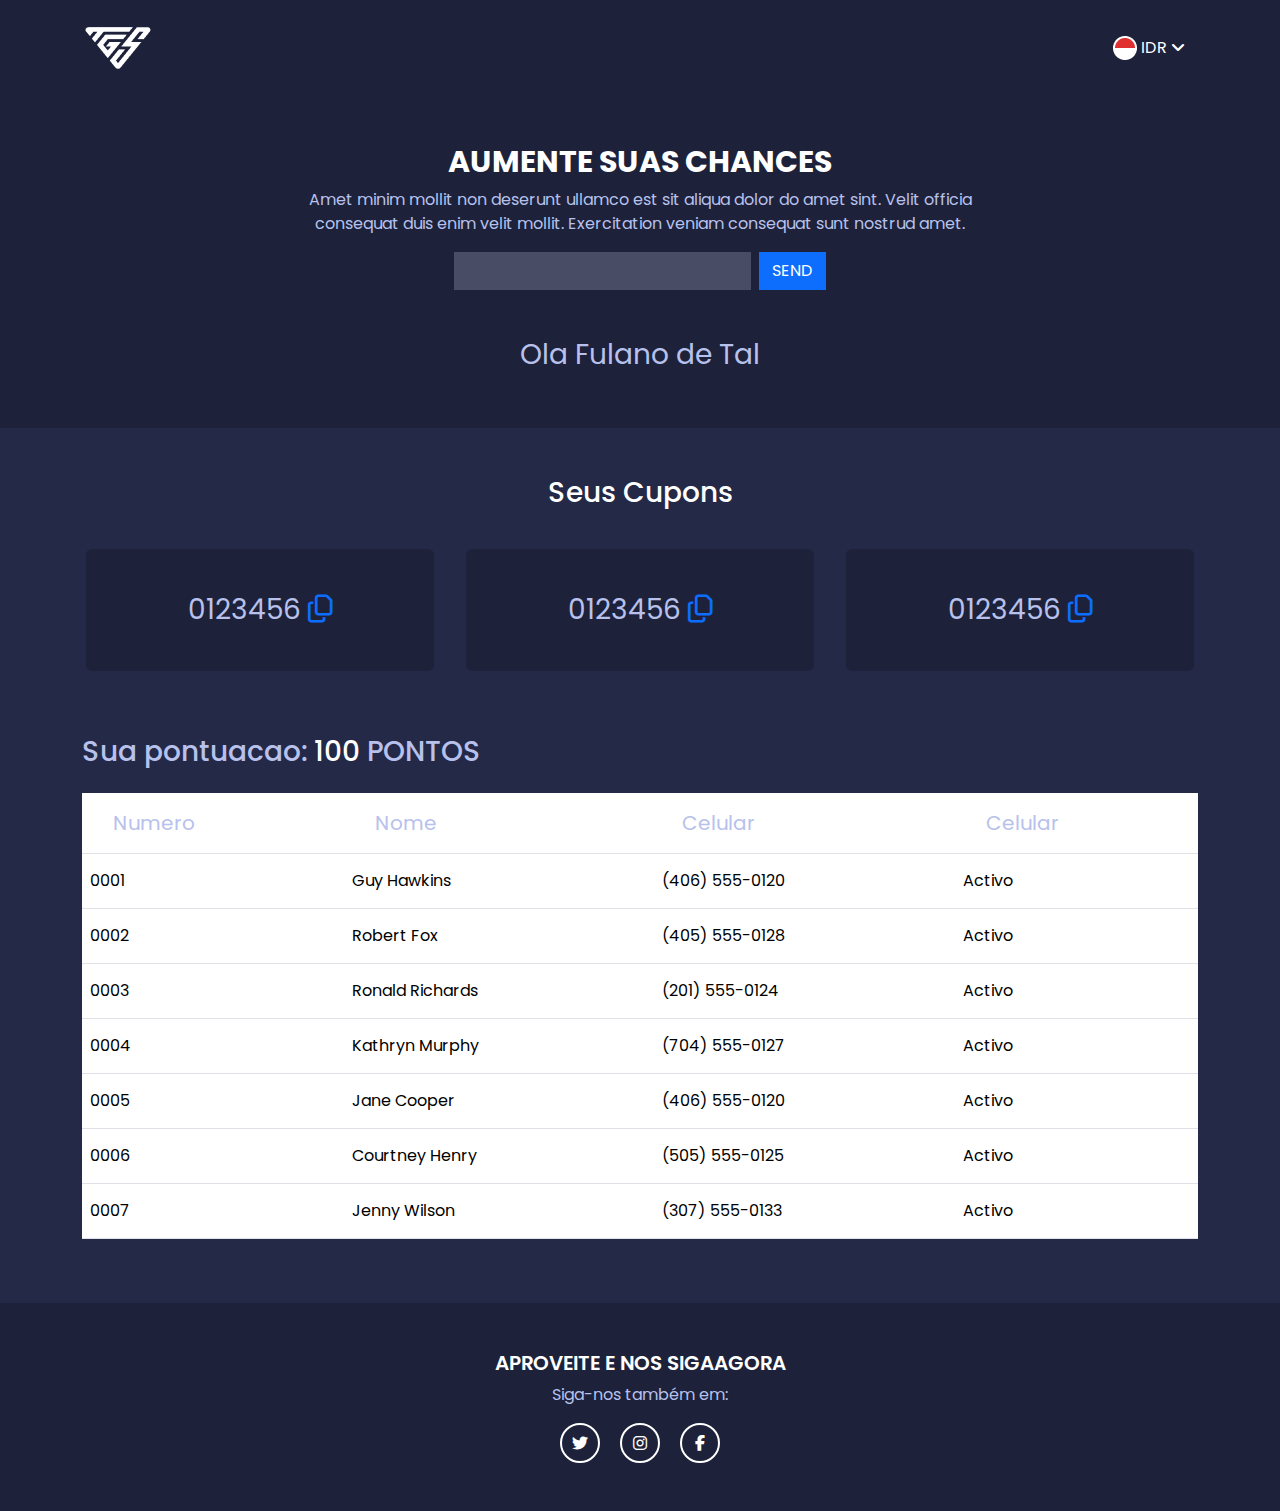
<file: consulte.html>
<!doctype html>
<html lang="en">

<head>
    <!-- Required meta tags -->
    <meta charset="utf-8">
    <meta name="viewport" content="width=device-width, initial-scale=1">

    <!-- Bootstrap CSS -->
    <link href="https://cdn.jsdelivr.net/npm/bootstrap@5.1.3/dist/css/bootstrap.min.css" rel="stylesheet">

    <!-- google fonts -->
    <link href="https://fonts.googleapis.com/css2?family=Poppins:wght@400;500;600;700;800;900&display=swap"
        rel="stylesheet">

    <!-- font awesome -->
    <link rel="stylesheet" href="https://cdnjs.cloudflare.com/ajax/libs/font-awesome/6.1.1/css/all.min.css">

    <!-- style css -->
    <link rel="stylesheet" href="css/style.css">

    <title>Hello, world!</title>
</head>

<body>

    <img src="img/top-circle.png" class="img-fluid topCircle z1" alt="">


    <!-- nav -->
    <section class="navv py-4 bg-dark">
        <div class="container">
            <div class="d-flex justify-content-between align-items-center">
                <a href="">
                    <img src="img/Logo.png" class="img-fluid" alt="">
                </a>
                <button class="btn text-white">
                    <img src="img/ind.png" class="img-fluid" alt=""> IDR <i class="fa fa-angle-down"></i>
                </button>
            </div>
        </div>
    </section>
    <!-- nav -->


    <!-- top -->
    <section class="top py-5 bg-dark">
        <div class="container">
            <div class="col-md-8 offset-md-2 text-center">
                <h2 class="fs-30 fw-bold">
                    AUMENTE SUAS CHANCES
                </h2>
                <p class="text-muted">
                    Amet minim mollit non deserunt ullamco est sit aliqua dolor do amet sint. Velit officia consequat
                    duis enim velit mollit. Exercitation veniam consequat sunt nostrud amet.
                </p>
                <form action="" class="w-50 mx-auto">
                    <div class="input-group">
                        <input type="text" class="form-control bg-custom rounded-0" name="" id="">
                        <button class="btn btn-primary ms-2 rounded-0">
                            SEND
                        </button>
                    </div>
                </form>

                <h3 class="fs-28 fw-normal mt-5 text-muted">
                    Ola Fulano de Tal
                </h3>
            </div>
        </div>
    </section>
    <!-- top -->



    <!-- Seus Cupons -->
    <section class="py-5">
        <div class="container">
            <div class="text-center">
                <h2 class="fs-28">
                    Seus Cupons
                </h2>

                <div class="row mt-4">
                    <div class="col-md-4 p-3">
                        <div class="card bg-dark border-0">
                            <div class="card-body d-flex justify-content-center align-items-center">
                                <p class="text-muted py-4 fs-28 mb-0">
                                    0123456 <i class="far fa-copy text-primary"></i>
                                </p>
                            </div>
                        </div>
                    </div>
                    <div class="col-md-4 p-3">
                        <div class="card bg-dark border-0">
                            <div class="card-body d-flex justify-content-center align-items-center">
                                <p class="text-muted py-4 fs-28 mb-0">
                                    0123456 <i class="far fa-copy text-primary"></i>
                                </p>
                            </div>
                        </div>
                    </div>
                    <div class="col-md-4 p-3">
                        <div class="card bg-dark border-0">
                            <div class="card-body d-flex justify-content-center align-items-center">
                                <p class="text-muted py-4 fs-28 mb-0">
                                    0123456 <i class="far fa-copy text-primary"></i>
                                </p>
                            </div>
                        </div>
                    </div>
                </div>
            </div>

            <h2 class="text-muted fs-28 mt-5 mb-4">
                Sua pontuacao: <span class="text-white">100</span> PONTOS
            </h2>
            <table class="table text-muted">
                <tr>
                    <td class="fs-20 text-muted">
                        <i class="fa fa-bars"></i> Numero
                    </td>
                    <td class="fs-20 text-muted">
                        <i class="far fa-user"></i> Nome
                    </td>
                    <td class="fs-20 text-muted">
                        <i class="fa fa-mobile-phone"></i> Celular
                    </td>
                    <td class="fs-20 text-muted">
                        <i class="fa fa-check-square"></i> Celular
                    </td>
                </tr>
                <tr>
                    <td>
                        0001
                    </td>
                    <td>
                        Guy Hawkins
                    </td>
                    <td>(406) 555-0120</td>
                    <td>Activo</td>
                </tr>
                <tr>
                    <td>
                        0002
                    </td>
                    <td>
                        Robert Fox
                    </td>
                    <td>(405) 555-0128</td>
                    <td>Activo</td>
                </tr>
                <tr>
                    <td>
                        0003
                    </td>
                    <td>
                        Ronald Richards
                    </td>
                    <td>(201) 555-0124</td>
                    <td>Activo</td>
                </tr>
                <tr>
                    <td>
                        0004
                    </td>
                    <td>
                        Kathryn Murphy
                    </td>
                    <td>(704) 555-0127</td>
                    <td>Activo</td>
                </tr>
                <tr>
                    <td>
                        0005
                    </td>
                    <td>
                        Jane Cooper
                    </td>
                    <td>(406) 555-0120</td>
                    <td>Activo</td>
                </tr>
                <tr>
                    <td>
                        0006
                    </td>
                    <td>
                        Courtney Henry
                    </td>
                    <td>(505) 555-0125</td>
                    <td>Activo</td>
                </tr>
                <tr>
                    <td>
                        0007
                    </td>
                    <td>
                        Jenny Wilson
                    </td>
                    <td>(307) 555-0133</td>
                    <td>Activo</td>
                </tr>
            </table>
        </div>

    </section>
    <!-- Seus Cupons -->



    <!-- footer2 -->
    <section class="footer2 py-5">
        <div class="container">
            <div class="text-center">
                <h2 class="fw-6 fs-20">
                    APROVEITE E NOS SIGAAGORA
                </h2>
                <p class="text-muted">
                    Siga-nos também em:
                </p>
                <ul class="list-unstyled m-0 p-0">
                    <li class="d-inline-block mx-2">
                        <a href="" class="iconHolder text-white text-decoration-none">
                            <i class="fab fa-twitter"></i>
                        </a>
                    </li>
                    <li class="d-inline-block mx-2">
                        <a href="" class="iconHolder text-white text-decoration-none">
                            <i class="fab fa-instagram"></i>
                        </a>
                    </li>
                    <li class="d-inline-block mx-2">
                        <a href="" class="iconHolder text-white text-decoration-none">
                            <i class="fab fa-facebook-f"></i>
                        </a>
                    </li>
                </ul>
            </div>
        </div>
    </section>
    <!-- footer2 -->



    <!-- jquery -->
    <script src="https://code.jquery.com/jquery-3.6.0.min.js"></script>


    <!-- Bootstrap Bundle with Popper -->
    <script src="https://cdn.jsdelivr.net/npm/bootstrap@5.1.3/dist/js/bootstrap.bundle.min.js"></script>

    <!-- main js -->
    <script src="js/main.js"></script>


</body>

</html>
</file>
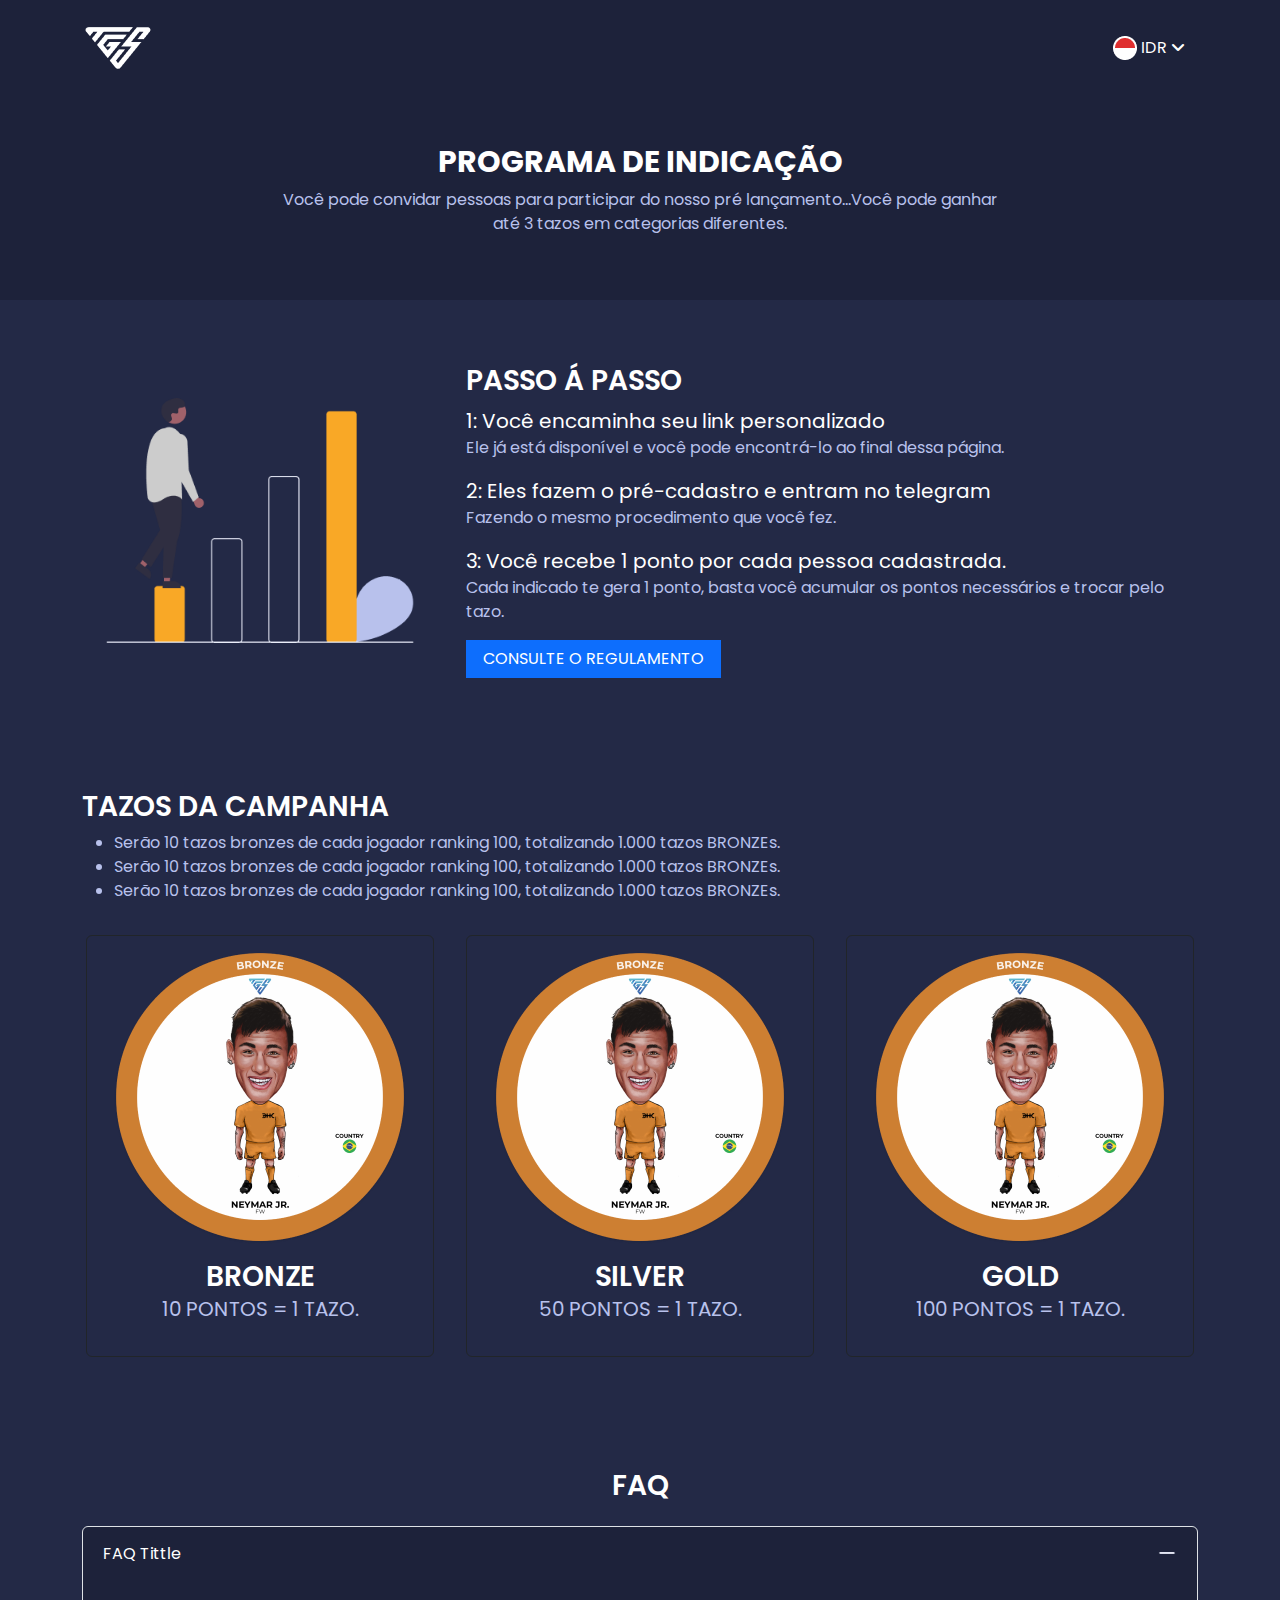
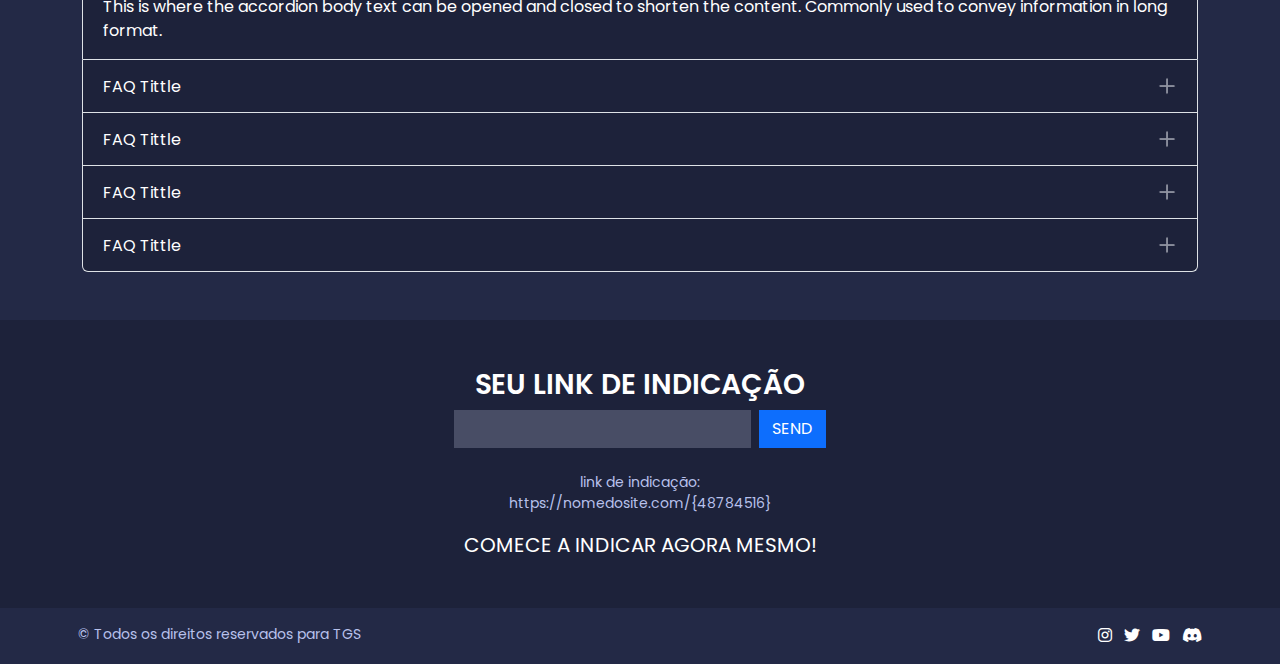
<file: programma.html>
<!doctype html>
<html lang="en">

<head>
    <!-- Required meta tags -->
    <meta charset="utf-8">
    <meta name="viewport" content="width=device-width, initial-scale=1">

    <!-- Bootstrap CSS -->
    <link href="https://cdn.jsdelivr.net/npm/bootstrap@5.1.3/dist/css/bootstrap.min.css" rel="stylesheet">

    <!-- google fonts -->
    <link href="https://fonts.googleapis.com/css2?family=Poppins:wght@400;500;600;700;800;900&display=swap"
        rel="stylesheet">

    <!-- font awesome -->
    <link rel="stylesheet" href="https://cdnjs.cloudflare.com/ajax/libs/font-awesome/6.1.1/css/all.min.css">

    <!-- style css -->
    <link rel="stylesheet" href="css/style.css">

    <title>Hello, world!</title>
</head>

<body>

    <!-- <img src="img/top-circle.png" class="img-fluid topCircle" alt=""> -->


    <!-- nav -->
    <section class="navv py-4 bg-dark">
        <div class="container">
            <div class="d-flex justify-content-between align-items-center">
                <a href="">
                    <img src="img/Logo.png" class="img-fluid" alt="">
                </a>
                <button class="btn text-white">
                    <img src="img/ind.png" class="img-fluid" alt=""> IDR <i class="fa fa-angle-down"></i>
                </button>
            </div>
        </div>
    </section>
    <!-- nav -->


    <!-- AUMENTE SUAS CHANCES -->
    <section class="py-5 bg-dark">
        <div class="container">
            <div class="col-md-8 offset-md-2">
                <div class="text-center">
                    <h1 class="fs-30 fw-bold">PROGRAMA DE INDICAÇÃO</h1>
                    <p class="text-muted">
                        Você pode convidar pessoas para participar
                        do nosso pré lançamento...Você pode ganhar até 3 tazos em categorias
                        diferentes.
                    </p>
                </div>
            </div>
        </div>
    </section>
    <!-- AUMENTE SUAS CHANCES -->

    <!-- img space -->
    <section class="imgSpace py-5">
        <div class="container">
            <div class="row">
                <div class="col-md-4 p-3 m-auto">
                    <img src="img/illustration.png" class="img-fluid" alt="">
                </div>
                <div class="col-md-8 p-3 m-auto">
                    <h2 class="fw-6 fs-28">
                        PASSO Á PASSO
                    </h2>
                    <p class="text-white fs-20 mb-0">
                        1: Você encaminha seu link personalizado
                    </p>
                    <p class="text-muted">
                        Ele já está disponível e você pode encontrá-lo ao final dessa página.
                    </p>

                    <p class="text-white fs-20 mb-0">
                        2: Eles fazem o pré-cadastro e entram no telegram
                    </p>
                    <p class="text-muted">
                        Fazendo o mesmo procedimento que você fez.
                    </p>

                    <p class="text-white fs-20 mb-0">
                        3: Você recebe 1 ponto por cada pessoa cadastrada.
                    </p>
                    <p class="text-muted">
                        Cada indicado te gera 1 ponto, basta você acumular os pontos necessários e trocar pelo tazo.
                    </p>

                    <button class="btn btn-primary rounded-0 px-3" data-bs-toggle="modal"
                        data-bs-target="#exampleModal2">
                        CONSULTE O REGULAMENTO
                    </button>
                </div>

            </div>
        </div>
    </section>
    <!-- img space -->

    <!-- champana -->
    <section class="champana py-5">
        <div class="container">
            <h2 class="fw-6 fs-28">TAZOS DA CAMPANHA</h2>
            <ul>
                <li class="text-muted">
                    Serão 10 tazos bronzes de cada jogador ranking 100, totalizando 1.000 tazos BRONZEs.
                </li>
                <li class="text-muted">
                    Serão 10 tazos bronzes de cada jogador ranking 100, totalizando 1.000 tazos BRONZEs.
                </li>

                <li class="text-muted">
                    Serão 10 tazos bronzes de cada jogador ranking 100, totalizando 1.000 tazos BRONZEs.
                </li>
            </ul>

            <div class="row">
                <div class="col-md-4 p-3">
                    <div class="card border-dark bg-transparent">
                        <div class="card-body">
                            <div class="text-center">
                                <img src="img/nmr.png" class="img-fluid" alt="">

                                <h2 class="my-3 fs-28 fw-6 mb-0">
                                    BRONZE
                                </h2>
                                <p class="fs-20 text-muted">
                                    10 PONTOS = 1 TAZO.
                                </p>
                            </div>
                        </div>
                    </div>
                </div>

                <div class="col-md-4 p-3">
                    <div class="card border-dark bg-transparent">
                        <div class="card-body">
                            <div class="text-center">
                                <img src="img/nmr.png" class="img-fluid" alt="">

                                <h2 class="my-3 fs-28 fw-6 mb-0">
                                    SILVER
                                </h2>
                                <p class="fs-20 text-muted">
                                    50 PONTOS = 1 TAZO.
                                </p>
                            </div>
                        </div>
                    </div>
                </div>

                <div class="col-md-4 p-3">
                    <div class="card border-dark bg-transparent">
                        <div class="card-body">
                            <div class="text-center">
                                <img src="img/nmr.png" class="img-fluid" alt="">

                                <h2 class="my-3 fs-28 fw-6 mb-0">
                                    GOLD
                                </h2>
                                <p class="fs-20 text-muted">
                                    100 PONTOS = 1 TAZO.
                                </p>
                            </div>
                        </div>
                    </div>
                </div>
            </div>
        </div>
    </section>
    <!-- champana -->



    <!-- faq -->
    <section class="faqs py-5">
        <div class="container">
            <div class="text-center">
                <h2 class="fw-6 fs-28 mb-4">
                    FAQ
                </h2>
            </div>
            <div class="accordion" id="accordionExample">
                <div class="accordion-item">
                    <h2 class="accordion-header" id="headingOne">
                        <button class="accordion-button" type="button" data-bs-toggle="collapse"
                            data-bs-target="#collapseOne" aria-expanded="true" aria-controls="collapseOne">
                            FAQ Tittle
                        </button>
                    </h2>
                    <div id="collapseOne" class="accordion-collapse collapse show" aria-labelledby="headingOne"
                        data-bs-parent="#accordionExample">
                        <div class="accordion-body">
                            This is where the accordion body text can be opened and closed to shorten the content.
                            Commonly used to convey information in long format.
                        </div>
                    </div>
                </div>
                <div class="accordion-item">
                    <h2 class="accordion-header" id="headingTwo">
                        <button class="accordion-button collapsed" type="button" data-bs-toggle="collapse"
                            data-bs-target="#collapseTwo" aria-expanded="false" aria-controls="collapseTwo">
                            FAQ Tittle
                        </button>
                    </h2>
                    <div id="collapseTwo" class="accordion-collapse collapse" aria-labelledby="headingTwo"
                        data-bs-parent="#accordionExample">
                        <div class="accordion-body">
                            This is where the accordion body text can be opened and closed to shorten the content.
                            Commonly used to convey information in long format.
                        </div>
                    </div>
                </div>
                <div class="accordion-item">
                    <h2 class="accordion-header" id="headingThree">
                        <button class="accordion-button collapsed" type="button" data-bs-toggle="collapse"
                            data-bs-target="#collapseThree" aria-expanded="false" aria-controls="collapseThree">
                            FAQ Tittle
                        </button>
                    </h2>
                    <div id="collapseThree" class="accordion-collapse collapse" aria-labelledby="headingThree"
                        data-bs-parent="#accordionExample">
                        <div class="accordion-body">
                            This is where the accordion body text can be opened and closed to shorten the content.
                            Commonly used to convey information in long format.
                        </div>
                    </div>
                </div>
                <div class="accordion-item">
                    <h2 class="accordion-header" id="headingFour">
                        <button class="accordion-button collapsed" type="button" data-bs-toggle="collapse"
                            data-bs-target="#collapseFour" aria-expanded="false" aria-controls="collapseFour">
                            FAQ Tittle
                        </button>
                    </h2>
                    <div id="collapseFour" class="accordion-collapse collapse" aria-labelledby="headingFour"
                        data-bs-parent="#accordionExample">
                        <div class="accordion-body">
                            This is where the accordion body text can be opened and closed to shorten the content.
                            Commonly used to convey information in long format.
                        </div>
                    </div>
                </div>
                <div class="accordion-item">
                    <h2 class="accordion-header" id="headingFive">
                        <button class="accordion-button collapsed" type="button" data-bs-toggle="collapse"
                            data-bs-target="#collapseFive" aria-expanded="false" aria-controls="collapseFive">
                            FAQ Tittle
                        </button>
                    </h2>
                    <div id="collapseFive" class="accordion-collapse collapse" aria-labelledby="headingFive"
                        data-bs-parent="#accordionExample">
                        <div class="accordion-body">
                            This is where the accordion body text can be opened and closed to shorten the content.
                            Commonly used to convey information in long format.
                        </div>
                    </div>
                </div>
            </div>
        </div>
    </section>
    <!-- faq -->


    <!-- mail -->
    <section class="mail py-5 bg-dark">
        <div class="container">
            <div class="text-center">
                <h2 class="fs-28 fw-6">
                    SEU LINK DE INDICAÇÃO
                </h2>
            </div>
            <div class="col-md-4 offset-md-4">
                <form action="">
                    <div class="input-group">
                        <input type="text" class="form-control bg-custom rounded-0" name="" id="">
                        <button class="btn btn-primary ms-2 rounded-0">
                            SEND
                        </button>
                    </div>
                </form>
            </div>
            <div class="text-center mt-4">
                <p class="fs-14 text-muted">
                    link de indicação: <br>
                    https://nomedosite.com/{48784516}
                </p>
                <p class="fs-20 mb-0">
                    COMECE A INDICAR AGORA MESMO!
                </p>
            </div>
        </div>
    </section>
    <!-- mail -->



    <!-- footer -->
    <section class="footer py-2">
        <div class="container">
            <div class="row">
                <div class="col-md-6 p-2">
                    <p class="text-muted mb-0 fs-14">
                        &copy; Todos os direitos reservados para TGS
                    </p>
                </div>

                <div class="col-md-6 p-2 text-end">
                    <ul class="list-unstyled m-0 p-0">
                        <li class="d-inline-block ms-2">
                            <a href="" class="text-muted text-decoration-none">
                                <i class="fab fa-instagram"></i>
                            </a>
                        </li>
                        <li class="d-inline-block ms-2">
                            <a href="" class="text-muted text-decoration-none">
                                <i class="fab fa-twitter"></i>
                            </a>
                        </li>
                        <li class="d-inline-block ms-2">
                            <a href="" class="text-muted text-decoration-none">
                                <i class="fab fa-youtube"></i>
                            </a>
                        </li>
                        <li class="d-inline-block ms-2">
                            <a href="" class="text-muted text-decoration-none">
                                <i class="fab fa-discord"></i>
                            </a>
                        </li>
                    </ul>
                </div>
            </div>
        </div>
    </section>
    <!-- footer -->



    <!-- modal -->
    <div class="modal fade" id="exampleModal2" tabindex="-1" aria-labelledby="exampleModalLabel" aria-hidden="true">
        <div class="modal-dialog modal-md modal-dialog-centered">
            <div class="modal-content">

                <div class="modal-body">
                    <div class="text-center">
                        <p class="fs-20 fw-5">
                            REGULAMENTO
                        </p>
                        <div class="text-start">
                            <p class="text-muted fs-14">
                                Lorem ipsum dolor sit amet, consectetur adipiscing elit. Etiam
                                imperdiet vitae neque facilisis finibus. Praesent semper sagittis
                                lorem, in suscipit mauris rhoncus sit amet. Sed at porttitor massa.
                                Phasellus iaculis semper arcu iaculis ullamcorper. Praesent
                                pharetra cursus eros sed scelerisque. Mauris feugiat, magna a
                                consectetur tincidunt, urna felis sodales nisi, in posuere urna urna
                                non nisi. Praesent egestas varius fermentum.

                            </p>
                            <p class="text-muted fs-14">
                                Lorem ipsum dolor sit amet, consectetur adipiscing elit. Etiam
                                imperdiet vitae neque facilisis finibus. Praesent semper sagittis
                                lorem, in suscipit mauris rhoncus sit amet. Sed at porttitor massa.
                                Phasellus iaculis semper arcu iaculis ullamcorper. Praesent
                                pharetra cursus eros sed scelerisque. Mauris feugiat, magna a
                                consectetur tincidunt, urna felis sodales nisi, in posuere urna urna
                                non nisi. Praesent egestas varius fermentum.

                            </p>
                            <p class="text-muted fs-14">
                                Lorem ipsum dolor sit amet, consectetur adipiscing elit. Etiam
                                imperdiet vitae neque facilisis finibus. Praesent semper sagittis
                                lorem, in suscipit mauris rhoncus sit amet. Sed at porttitor massa.
                                Phasellus iaculis semper arcu iaculis ullamcorper. Praesent
                                pharetra cursus eros sed scelerisque. Mauris feugiat, magna a
                                consectetur tincidunt, urna felis sodales nisi, in posuere urna urna
                                non nisi. Praesent egestas varius fermentum.

                            </p>
                        </div>
                    </div>
                </div>

            </div>
        </div>
    </div>



    <!-- jquery -->
    <script src="https://code.jquery.com/jquery-3.6.0.min.js"></script>


    <!-- Bootstrap Bundle with Popper -->
    <script src="https://cdn.jsdelivr.net/npm/bootstrap@5.1.3/dist/js/bootstrap.bundle.min.js"></script>

    <!-- main js -->
    <script src="js/main.js"></script>


</body>

</html>
</file>
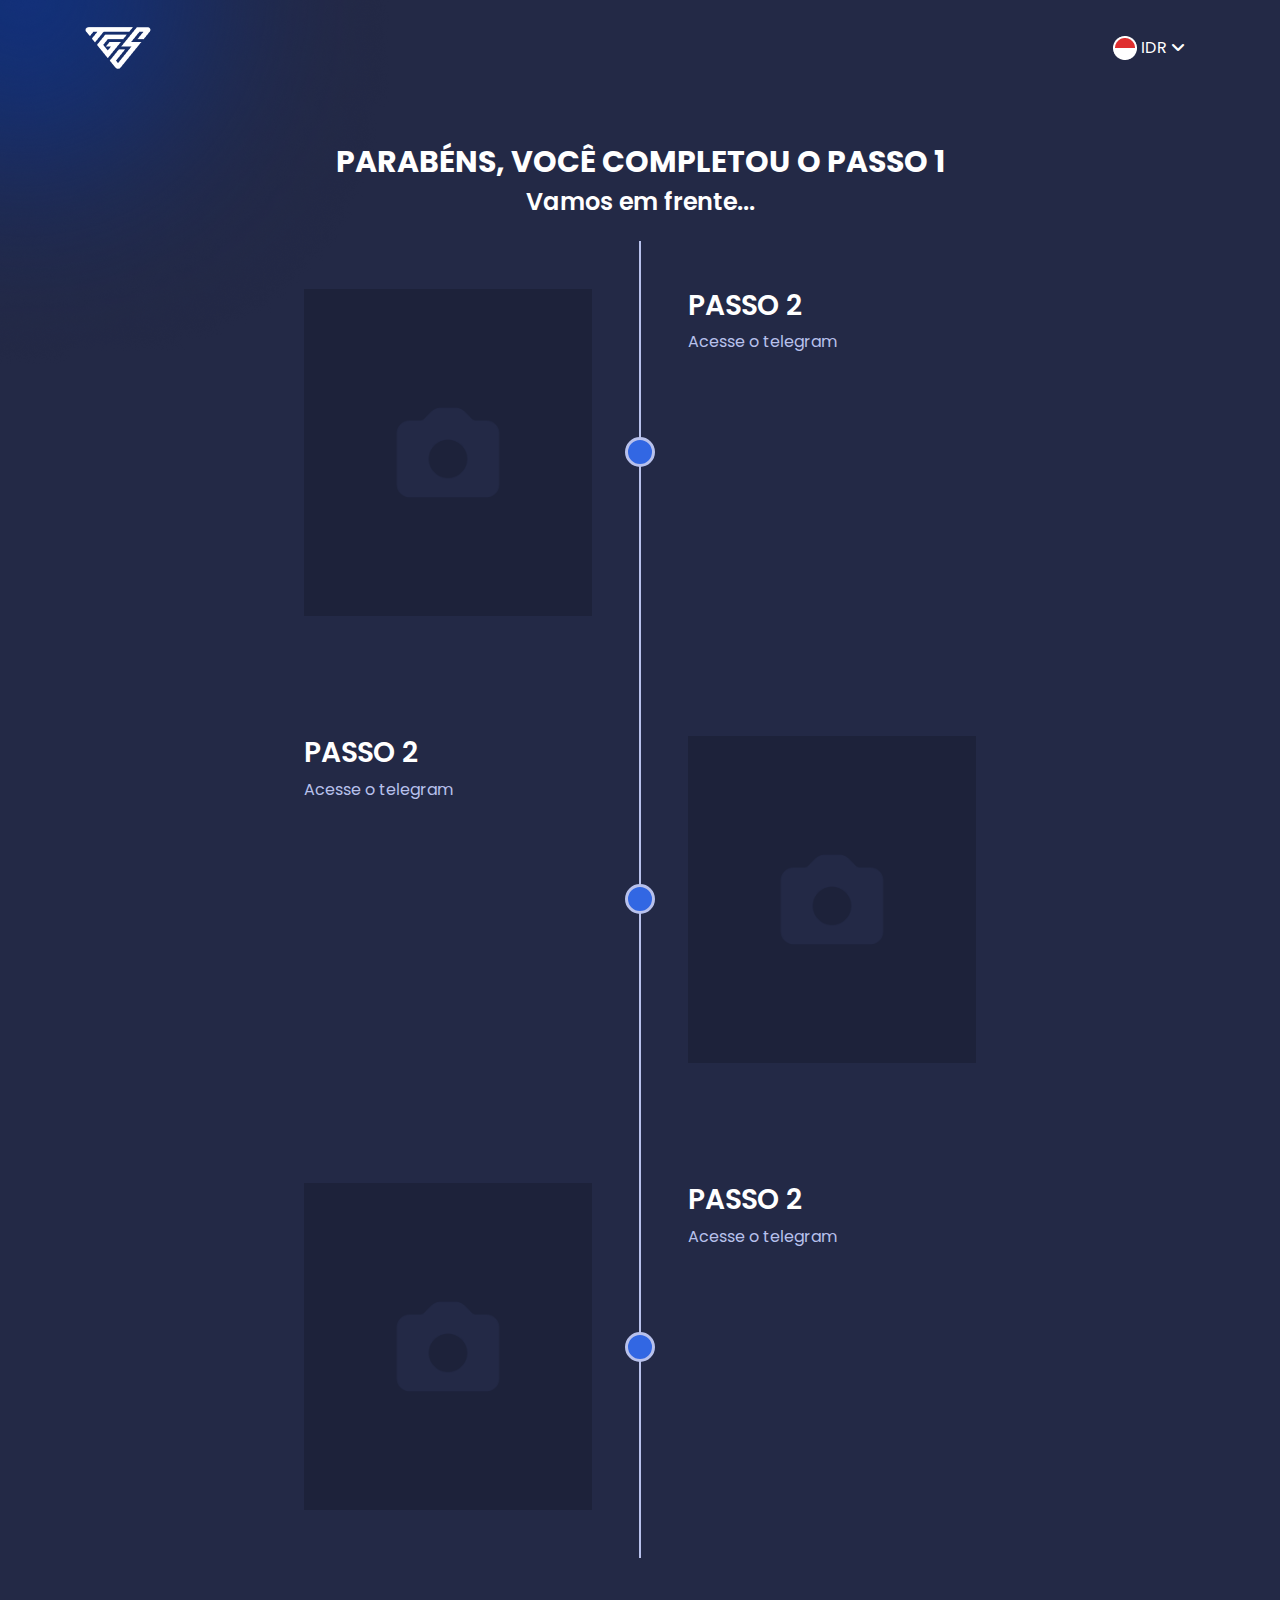
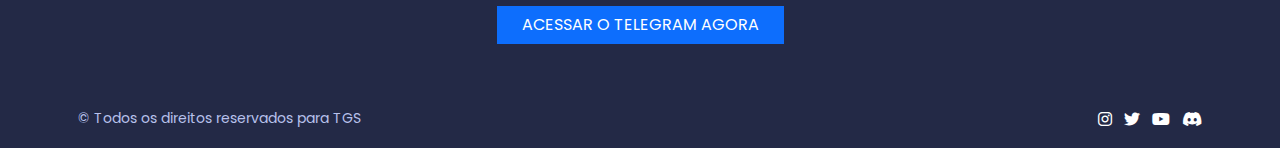
<file: roadmap.html>
<!doctype html>
<html lang="en">

<head>
    <!-- Required meta tags -->
    <meta charset="utf-8">
    <meta name="viewport" content="width=device-width, initial-scale=1">

    <!-- Bootstrap CSS -->
    <link href="https://cdn.jsdelivr.net/npm/bootstrap@5.1.3/dist/css/bootstrap.min.css" rel="stylesheet">

    <!-- google fonts -->
    <link href="https://fonts.googleapis.com/css2?family=Poppins:wght@400;500;600;700;800;900&display=swap"
        rel="stylesheet">

    <!-- font awesome -->
    <link rel="stylesheet" href="https://cdnjs.cloudflare.com/ajax/libs/font-awesome/6.1.1/css/all.min.css">

    <!-- style css -->
    <link rel="stylesheet" href="css/style.css">

    <title>Hello, world!</title>
</head>

<body>

    <img src="img/top-circle.png" class="img-fluid topCircle" alt="">


    <!-- nav -->
    <section class="navv py-4">
        <div class="container">
            <div class="d-flex justify-content-between align-items-center">
                <a href="">
                    <img src="img/Logo.png" class="img-fluid" alt="">
                </a>
                <button class="btn text-white">
                    <img src="img/ind.png" class="img-fluid" alt=""> IDR <i class="fa fa-angle-down"></i>
                </button>
            </div>
        </div>
    </section>
    <!-- nav -->


    <section class="py-5">
        <div class="container">
            <div class="col-md-8 offset-md-2">
                <h1 class="fs-30 text-center fw-bold">
                    PARABÉNS, VOCÊ COMPLETOU O PASSO 1
                </h1>
                <h2 class="fw-6 fs-24 text-center">Vamos em frente...</h2>


                <div class="ss position-relative">
                    <div class="line"></div>
                    <div class="row mt-4 position-relative">
                        <div class="circle"></div>
                        <div class="col-md-6 text-end p-5">
                            <img src="img/cam.png" class="img-fluid" alt="">
                        </div>
                        <div class="col-md-6 p-5">
                            <h2 class="fw-6 fs-28">
                                PASSO 2
                            </h2>
                            <p class="text-muted">
                                Acesse o telegram
                            </p>
                        </div>
                    </div>
                    <div class="row mt-4 position-relative">
                        <div class="circle"></div>
                        <div class="col-md-6 p-5">
                            <h2 class="fw-6 fs-28">
                                PASSO 2
                            </h2>
                            <p class="text-muted">
                                Acesse o telegram
                            </p>
                        </div>
                        <div class="col-md-6 text-end p-5">
                            <img src="img/cam.png" class="img-fluid" alt="">
                        </div>
                    </div>
                    <div class="row mt-4 position-relative">
                        <div class="circle"></div>
                        <div class="col-md-6 text-end p-5">
                            <img src="img/cam.png" class="img-fluid" alt="">
                        </div>
                        <div class="col-md-6 p-5">
                            <h2 class="fw-6 fs-28">
                                PASSO 2
                            </h2>
                            <p class="text-muted">
                                Acesse o telegram
                            </p>
                        </div>
                    </div>
                </div>

                <div class="mt-5 text-center">
                    <button class="btn btn-primary px-4 rounded-0">ACESSAR O TELEGRAM AGORA</button>
                </div>
            </div>
        </div>
    </section>

    <!-- footer -->
    <section class="footer py-2">
        <div class="container">
            <div class="row">
                <div class="col-md-6 p-2">
                    <p class="text-muted mb-0 fs-14">
                        &copy; Todos os direitos reservados para TGS
                    </p>
                </div>

                <div class="col-md-6 p-2 text-end">
                    <ul class="list-unstyled m-0 p-0">
                        <li class="d-inline-block ms-2">
                            <a href="" class="text-muted text-decoration-none">
                                <i class="fab fa-instagram"></i>
                            </a>
                        </li>
                        <li class="d-inline-block ms-2">
                            <a href="" class="text-muted text-decoration-none">
                                <i class="fab fa-twitter"></i>
                            </a>
                        </li>
                        <li class="d-inline-block ms-2">
                            <a href="" class="text-muted text-decoration-none">
                                <i class="fab fa-youtube"></i>
                            </a>
                        </li>
                        <li class="d-inline-block ms-2">
                            <a href="" class="text-muted text-decoration-none">
                                <i class="fab fa-discord"></i>
                            </a>
                        </li>
                    </ul>
                </div>
            </div>
        </div>
    </section>
    <!-- footer -->

    <!-- jquery -->
    <script src="https://code.jquery.com/jquery-3.6.0.min.js"></script>


    <!-- Bootstrap Bundle with Popper -->
    <script src="https://cdn.jsdelivr.net/npm/bootstrap@5.1.3/dist/js/bootstrap.bundle.min.js"></script>

    <!-- main js -->
    <script src="js/main.js"></script>


</body>

</html>
</file>
<file: css/style.css>
* {
    font-family: 'Poppins', sans-serif;
    color: white;
}

html,
body {
    background-color: #232946;
}

.img-fluid.topCircle {
    position: absolute;
    top: 0;
    left: 0;
}

.navv {
    position: relative;
    z-index: 100;
}

.btn {
    outline: unset !important;
    box-shadow: unset !important;
}

h1 {
    font-size: 48px;
}

.fs-28 {
    font-size: 28px;
}

.fw-6 {
    font-weight: 600;
}

.fs-20 {
    font-size: 20px;
}

.num.fs-20.fw-bold {
    padding: 5px;
    position: absolute;
    top: 0;
    left: 0;
    width: 40px;
    height: 40px;
    display: flex;
    justify-content: center;
    align-items: center;
}

.corner {
    height: 30px;
    width: 32px;
    position: absolute;
    bottom: 0;
    right: 0;
    clip-path: polygon(0% 100%, 100% 100%, 100% 0);
    /* transform: rotate(138deg); */
}

.primary {
    background: #0d6efd !important;
}

.success {
    background-color: #198754 !important;
}

.warning {
    background-color: #FDAF75;
}

.danger {
    background-color: #F24A72;
}

.fs-40 {
    font-size: 40px;
}

.fw-5 {
    font-weight: 500;
}

.fs-18 {
    font-size: 18px;
}

.text-muted {
    color: #B8C1EC !important;
}

.raning.py-5 {
    background: #1D223A;
}

.number {
    width: 40px;
    height: 40px;
    display: flex;
    justify-content: center;
    align-items: center;
    font-size: 20px;
}

.fw-5 {
    font-weight: 500;
}

.fs-14 {
    font-size: 14px;
}

.fs-30 {
    font-size: 30px;
}

.fs-24 {
    font-size: 24px;
}

.line {
    height: 100%;
    width: 2px;
    background: #B8C1EC;
    position: absolute;
    top: 0;
    left: 50%;
    transform: translateX(-50%);
}

.circle {
    height: 30px !important;
    width: 30px !important;
    background: #3267E3;
    border-radius: 50%;
    position: absolute;
    border: 3px solid #B8C1EC;
    left: 50%;
    top: 50%;
    transform: translate(-50%, -50%);
}

.card.bg-dark {
    background-color: #1D223A !important;
}

.form-control.bg-custom.rounded-0 {
    background: #484D65;
    border: unset;
}

.footer2 {
    background-color: #1D223A !important;
}

.iconHolder {
    display: inline-flex;
    border: 2px solid white;
    width: 40px;
    height: 40px;
    justify-content: center;
    align-items: center;
    border-radius: 50%;
}

.bg-dark {
    background-color: #1D223A !important;
}

.accordion-item {
    background: #1D223A !important;
}

.accordion-button {
    color: #fff !important;
    background-color: transparent !important;
    box-shadow: inset 0 -1px 0 rgba(0, 0, 0, .125);
}

.accordion-button::after {
    flex-shrink: 0;
    width: 1.25rem;
    height: 1.25rem;
    margin-left: auto;
    content: "";
    background-image: url("../img/plus.png");
    background-repeat: no-repeat;
    background-size: 1.25rem;
    transition: transform .2s ease-in-out;
}

.accordion-button:not(.collapsed)::after {
    background-image: url("../img/minus.png");
    transform: rotate(-180deg);
}

.accordion-button {
    outline: unset !important;
    box-shadow: unset !important;
}

.modal-content {
    position: relative;
    display: flex;
    flex-direction: column;
    width: 100%;
    pointer-events: auto;
    background-color: #1D223A;
    background-clip: padding-box;
    border: 1px solid rgba(0, 0, 0, .2);
    border-radius: .3rem;
    outline: 0;
}

.img-fluid.bannerBg {
    position: absolute;
    top: 0;
    right: 0;
    height: 100%;
}

.items {
    width: 100% !important;
}

.items2,
.items3,
.items4 {
    display: none;
}

.z1 {
    display: none;
}

body,
html {
    overflow-x: hidden;
}

td {
    padding-top: 15px !important;
    padding-bottom: 15px !important;
}



@media screen and (max-width: 767px) {
    .banner.p-5 {
        padding: 15px !important;
        position: relative;
        z-index: 10 !important;
    }

    .banner .d-flex {
        flex-direction: column;
    }

    .banner .d-flex .btn {
        margin: 0 !important;
        width: 100% !important;
        margin-top: 15px !important;
    }

    .banner.p-5 .p-3 {
        padding: 0 !important;
        padding-top: 20px !important;
    }

    .CRONOGRAMA.py-5 .fs-28 {
        font-size: 16px;
    }

    .line {
        display: none;
    }

    .circle {
        display: none;
    }

    .col-md-6.p-5 {
        padding-top: 0 !important;
        /* padding-bottom: 0 !important; */
    }

    .col-md-6.text-end.p-5 {
        order: 2;
    }

    .footer.py-2,
    .footer.py-2 .text-end {
        text-align: center !important;
    }

    .img-fluid.bannerBg {
        opacity: 0.2;
    }
}
</file>
